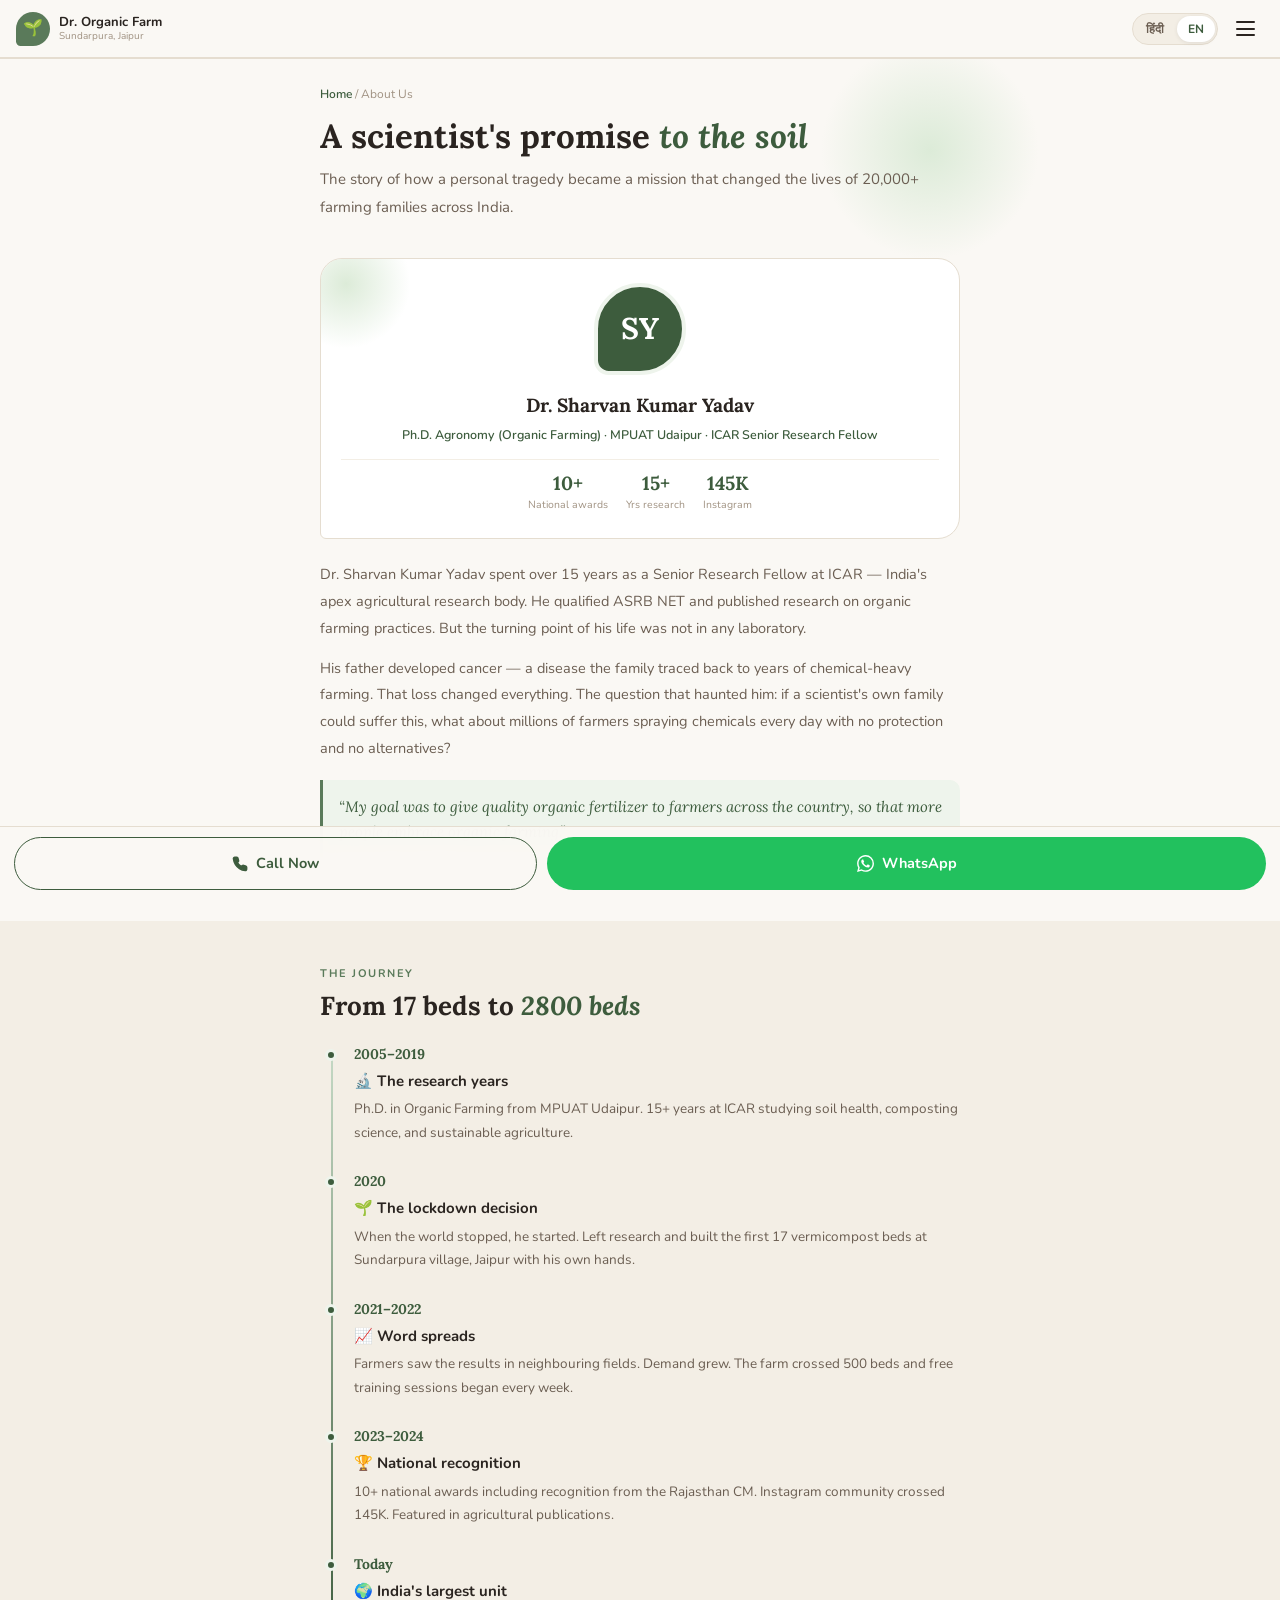
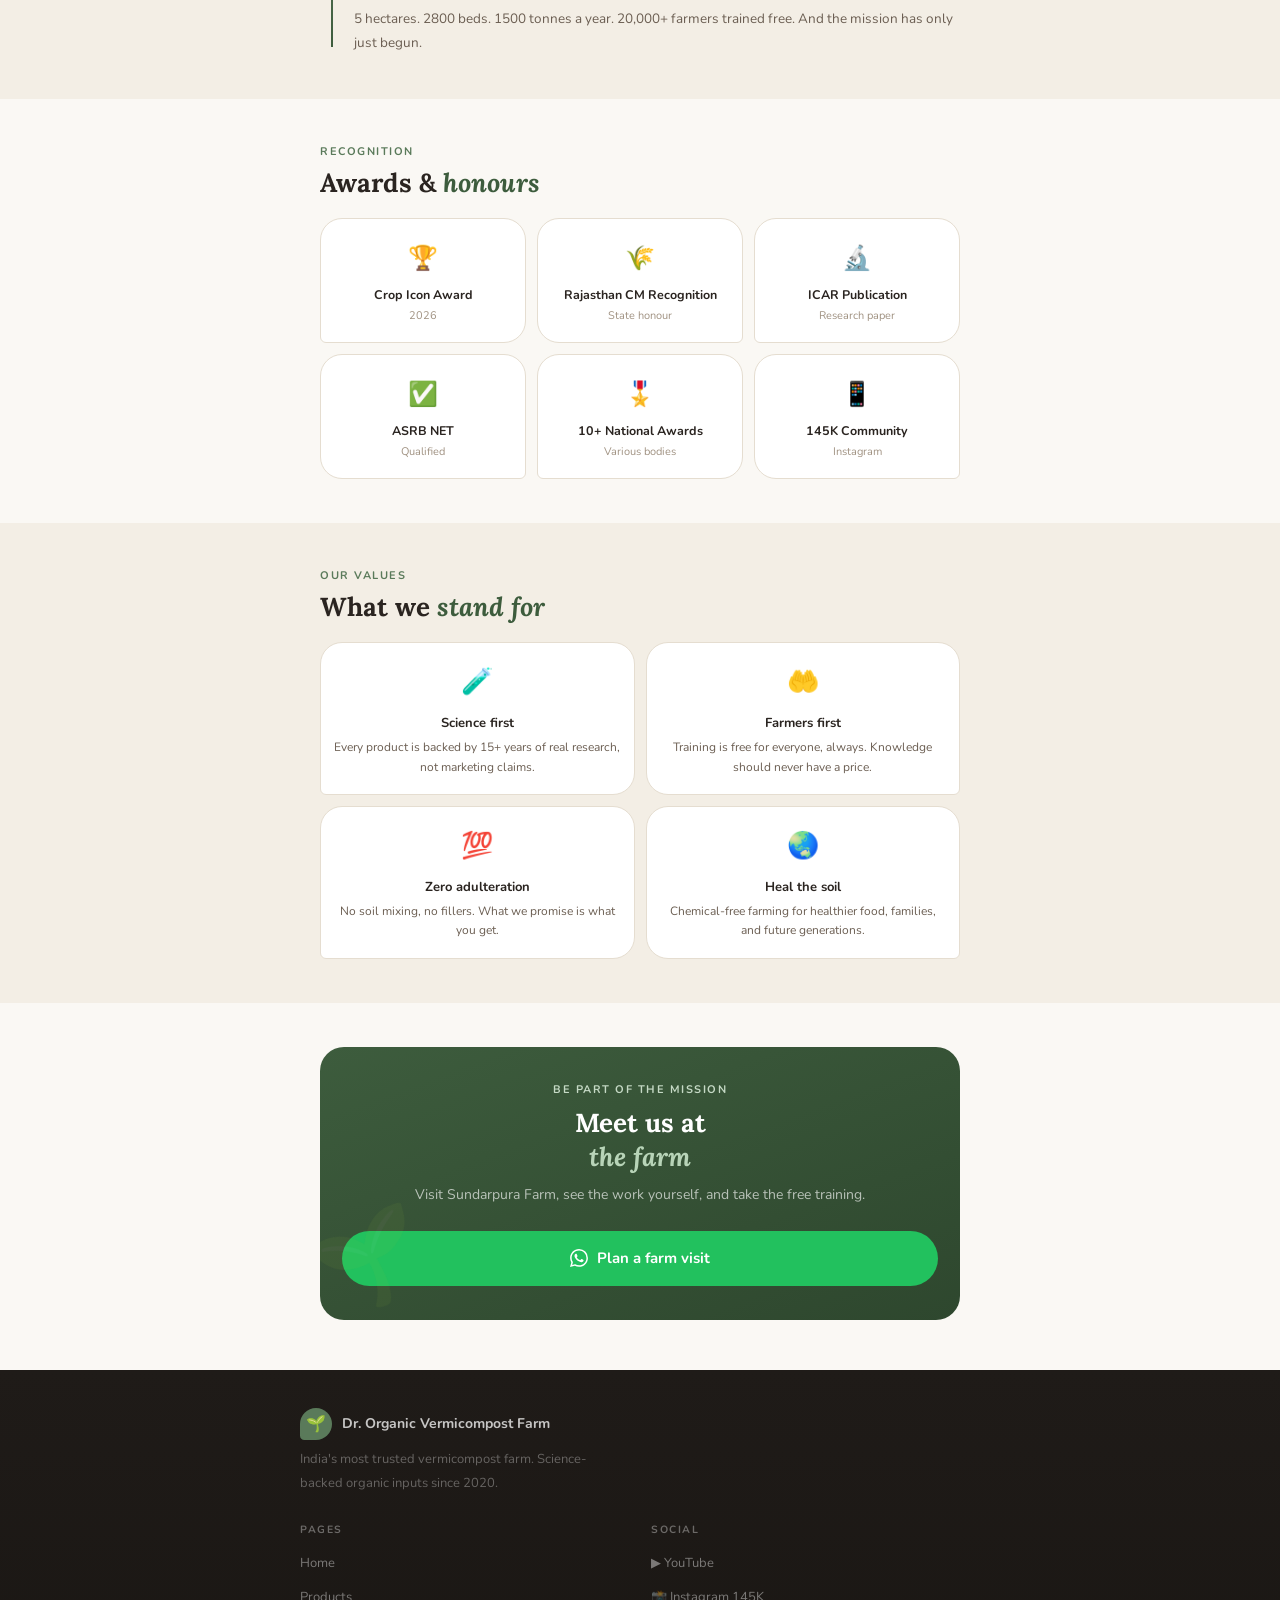
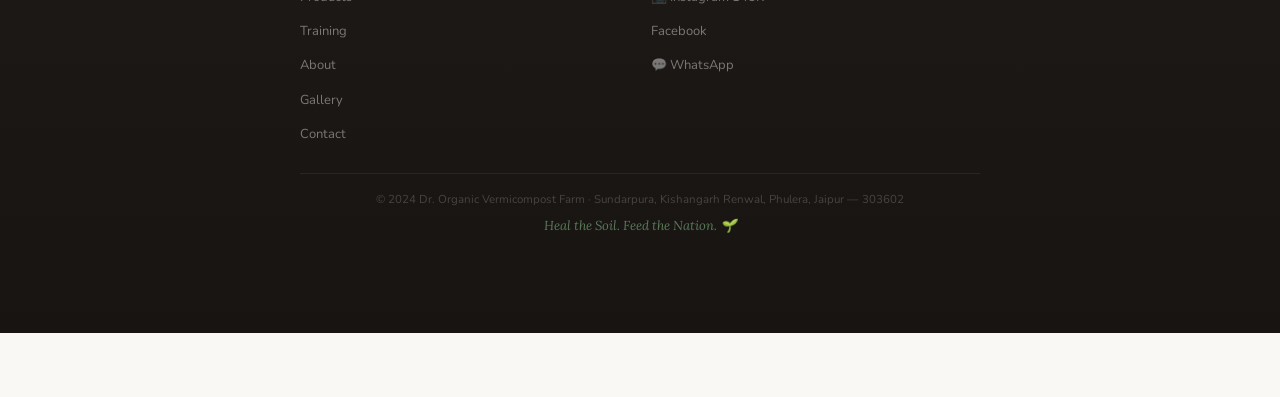
<file: about.html>
<!DOCTYPE html>
<html lang="hi">
<head>
<meta charset="UTF-8">
<meta name="viewport" content="width=device-width, initial-scale=1.0, viewport-fit=cover">
<title data-en="About Us | Dr. Organic Vermicompost Farm">हमारे बारे में | डॉ. ऑर्गेनिक वर्मीकम्पोस्ट फार्म</title>
<meta name="description" content="डॉ. शरवन कुमार यादव की कहानी — ICAR वैज्ञानिक से भारत के सबसे बड़े वर्मीकम्पोस्ट फार्म तक।">
<meta name="theme-color" content="#faf8f4">
<link rel="preconnect" href="https://fonts.googleapis.com">
<link rel="preconnect" href="https://fonts.gstatic.com" crossorigin>
<link href="https://fonts.googleapis.com/css2?family=Nunito:wght@400;600;700;800&family=Lora:ital,wght@0,600;1,500&family=Noto+Sans+Devanagari:wght@400;500;600;700&display=swap" rel="stylesheet">
<link rel="stylesheet" href="css/style.css">
</head>
<body>
<svg class="symbols" xmlns="http://www.w3.org/2000/svg"><symbol id="wa-ic" viewBox="0 0 24 24"><path d="M17.472 14.382c-.297-.149-1.758-.867-2.03-.967-.273-.099-.471-.148-.67.15-.197.297-.767.966-.94 1.164-.173.199-.347.223-.644.075-.297-.15-1.255-.463-2.39-1.475-.883-.788-1.48-1.761-1.653-2.059-.173-.297-.018-.458.13-.606.134-.133.298-.347.446-.52.149-.174.198-.298.298-.497.099-.198.05-.371-.025-.52-.075-.149-.669-1.612-.916-2.207-.242-.579-.487-.5-.669-.51-.173-.008-.371-.01-.57-.01-.198 0-.52.074-.792.372-.272.297-1.04 1.016-1.04 2.479 0 1.462 1.065 2.875 1.213 3.074.149.198 2.096 3.2 5.077 4.487.709.306 1.262.489 1.694.625.712.227 1.36.195 1.871.118.571-.085 1.758-.719 2.006-1.413.248-.694.248-1.289.173-1.413-.074-.124-.272-.198-.57-.347m-5.421 7.403h-.004a9.87 9.87 0 01-5.031-1.378l-.361-.214-3.741.982.998-3.648-.235-.374a9.86 9.86 0 01-1.51-5.26c.001-5.45 4.436-9.884 9.888-9.884 2.64 0 5.122 1.03 6.988 2.898a9.825 9.825 0 012.893 6.994c-.003 5.45-4.437 9.884-9.885 9.884m8.413-18.297A11.815 11.815 0 0012.05 0C5.495 0 .16 5.335.157 11.892c0 2.096.547 4.142 1.588 5.945L.057 24l6.305-1.654a11.882 11.882 0 005.683 1.448h.005c6.554 0 11.89-5.335 11.893-11.893a11.821 11.821 0 00-3.48-8.413z"/></symbol></svg>
<nav class="nav" id="nav">
  <a class="nav-brand" href="index.html">
    <div class="nav-icon">🌱</div>
    <div class="nav-name">
      <span data-en="Dr. Organic Farm">डॉ. ऑर्गेनिक फार्म</span>
      <small data-en="Sundarpura, Jaipur">सुंदरपुरा, जयपुर</small>
    </div>
  </a>
  <div class="nav-right">
    <div class="lang-switch" role="group" aria-label="भाषा / Language">
      <button class="lang-btn active" id="bHi" onclick="setLang('hi')">हिंदी</button>
      <button class="lang-btn" id="bEn" onclick="setLang('en')">EN</button>
    </div>
    <button class="menu-btn" id="menuBtn" onclick="toggleMenu()" aria-label="Menu">
      <span></span><span></span><span></span>
    </button>
  </div>
</nav>
<div class="scrim" id="scrim" onclick="toggleMenu()"></div>
<div class="drawer" id="drawer">
  <ul>
    <li><a href="index.html" id="lnk-home"><span class="dic">🏠</span><span data-en="Home">होम</span></a></li>
    <li><a href="products.html" id="lnk-products"><span class="dic">🌿</span><span data-en="Products">उत्पाद</span></a></li>
    <li><a href="training.html" id="lnk-training"><span class="dic">🎓</span><span data-en="Training">प्रशिक्षण</span></a></li>
    <li><a href="about.html" id="lnk-about"><span class="dic">👨‍🔬</span><span data-en="About Us">हमारे बारे में</span></a></li>
    <li><a href="gallery.html" id="lnk-gallery"><span class="dic">📸</span><span data-en="Gallery">गैलरी</span></a></li>
    <li><a href="contact.html" id="lnk-contact"><span class="dic">📞</span><span data-en="Contact">संपर्क</span></a></li>
  </ul>
</div>
<!-- ══ PAGE HERO ══ -->
<section class="phero">
  <div class="crumb rv"><a href="index.html" data-en="Home">होम</a> / <span data-en="About Us">हमारे बारे में</span></div>
  <h1 class="phero-h hd rv"><span data-en="A scientist's promise">एक वैज्ञानिक का वादा</span> <em data-en="to the soil">मिट्टी से</em></h1>
  <p class="phero-sub rv" data-en="The story of how a personal tragedy became a mission that changed the lives of 20,000+ farming families across India.">कैसे एक निजी त्रासदी एक मिशन बन गई — जिसने भारत के 20,000+ किसान परिवारों का जीवन बदल दिया।</p>
</section>

<!-- ══ FOUNDER CARD ══ -->
<section class="sec" style="padding-top:0">
  <div class="fcard rv">
    <div class="fph"><img src="images/founder.jpg" alt="डॉ. शरवन कुमार यादव" loading="lazy" onload="this.parentElement.classList.add('has')" onerror="this.parentElement.remove()"></div>
    <div class="favatar">SY</div>
    <div class="fname" data-en="Dr. Sharvan Kumar Yadav">डॉ. शरवन कुमार यादव</div>
    <div class="ftitle" data-en="Ph.D. Agronomy (Organic Farming) · MPUAT Udaipur · ICAR Senior Research Fellow">Ph.D. कृषि विज्ञान (जैविक खेती) · MPUAT उदयपुर · ICAR वरिष्ठ शोधकर्ता</div>
    <div class="fbadges">
      <div class="fb"><b>10+</b><span data-en="National awards">राष्ट्रीय पुरस्कार</span></div>
      <div class="fb"><b>15+</b><span data-en="Yrs research">वर्ष शोध</span></div>
      <div class="fb"><b>145K</b><span>Instagram</span></div>
    </div>
  </div>

  <p class="fpara rv" data-en="Dr. Sharvan Kumar Yadav spent over 15 years as a Senior Research Fellow at ICAR — India's apex agricultural research body. He qualified ASRB NET and published research on organic farming practices. But the turning point of his life was not in any laboratory.">डॉ. शरवन कुमार यादव ने 15 वर्षों से अधिक समय ICAR — भारत की सर्वोच्च कृषि अनुसंधान संस्था — में वरिष्ठ शोधकर्ता के रूप में बिताया। उन्होंने ASRB NET उत्तीर्ण किया और जैविक खेती पर शोध प्रकाशित किए। लेकिन उनके जीवन का निर्णायक मोड़ किसी प्रयोगशाला में नहीं आया।</p>
  <p class="fpara rv" data-en="His father developed cancer — a disease the family traced back to years of chemical-heavy farming. That loss changed everything. The question that haunted him: if a scientist's own family could suffer this, what about millions of farmers spraying chemicals every day with no protection and no alternatives?">उनके पिता को कैंसर हो गया — एक बीमारी जिसे परिवार ने वर्षों की रासायनिक खेती से जोड़ा। उस क्षति ने सब कुछ बदल दिया। एक सवाल उन्हें सताता रहा: अगर एक वैज्ञानिक का अपना परिवार यह झेल सकता है, तो उन लाखों किसानों का क्या जो रोज़ बिना सुरक्षा और बिना विकल्प के रसायनों का छिड़काव करते हैं?</p>

  <div class="fquote rv">
    <p data-en="&ldquo;My goal was to give quality organic fertilizer to farmers across the country, so that more people embrace organic farming.&rdquo;">&ldquo;मेरा लक्ष्य था कि देश के किसान भाइयों को अच्छी जैविक खाद मिले — ताकि और लोग जैविक खेती से जुड़ें।&rdquo;</p>
  </div>
</section>

<!-- ══ JOURNEY TIMELINE ══ -->
<div class="band">
  <div class="band-in">
    <div class="eyebrow rv" data-en="The journey">सफर</div>
    <h2 class="sec-h hd rv"><span data-en="From 17 beds to">17 बेड से</span> <em data-en="2800 beds">2800 बेड तक</em></h2>
    <div style="height:16px"></div>
    <div class="jline">
      <div class="jitem rv">
        <div class="jyear">2005–2019</div>
        <div class="jt" data-en="🔬 The research years">🔬 शोध के वर्ष</div>
        <p class="jd" data-en="Ph.D. in Organic Farming from MPUAT Udaipur. 15+ years at ICAR studying soil health, composting science, and sustainable agriculture.">MPUAT उदयपुर से जैविक खेती में Ph.D.। ICAR में 15+ वर्ष — मिट्टी के स्वास्थ्य, कम्पोस्टिंग विज्ञान और टिकाऊ कृषि पर अध्ययन।</p>
      </div>
      <div class="jitem rv">
        <div class="jyear">2020</div>
        <div class="jt" data-en="🌱 The lockdown decision">🌱 लॉकडाउन का निर्णय</div>
        <p class="jd" data-en="When the world stopped, he started. Left research and built the first 17 vermicompost beds at Sundarpura village, Jaipur with his own hands.">जब दुनिया रुकी, उन्होंने शुरुआत की। शोध छोड़कर सुंदरपुरा गाँव, जयपुर में अपने हाथों से पहले 17 वर्मीकम्पोस्ट बेड बनाए।</p>
      </div>
      <div class="jitem rv">
        <div class="jyear">2021–2022</div>
        <div class="jt" data-en="📈 Word spreads">📈 बात फैली</div>
        <p class="jd" data-en="Farmers saw the results in neighbouring fields. Demand grew. The farm crossed 500 beds and free training sessions began every week.">आस-पास के खेतों में किसानों ने नतीजे देखे। माँग बढ़ी। फार्म 500 बेड के पार गया और हर सप्ताह निःशुल्क प्रशिक्षण सत्र शुरू हुए।</p>
      </div>
      <div class="jitem rv">
        <div class="jyear">2023–2024</div>
        <div class="jt" data-en="🏆 National recognition">🏆 राष्ट्रीय पहचान</div>
        <p class="jd" data-en="10+ national awards including recognition from the Rajasthan CM. Instagram community crossed 145K. Featured in agricultural publications.">राजस्थान CM से सम्मान सहित 10+ राष्ट्रीय पुरस्कार। Instagram समुदाय 145K के पार। कृषि प्रकाशनों में चर्चा।</p>
      </div>
      <div class="jitem rv">
        <div class="jyear" data-en="Today">आज</div>
        <div class="jt" data-en="🌍 India's largest unit">🌍 भारत की सबसे बड़ी इकाई</div>
        <p class="jd" data-en="5 hectares. 2800 beds. 1500 tonnes a year. 20,000+ farmers trained free. And the mission has only just begun.">5 हेक्टेयर। 2800 बेड। सालाना 1500 टन। 20,000+ किसान निःशुल्क प्रशिक्षित। और मिशन अभी शुरू ही हुआ है।</p>
      </div>
    </div>
  </div>
</div>

<!-- ══ AWARDS ══ -->
<section class="sec">
  <div class="eyebrow rv" data-en="Recognition">सम्मान</div>
  <h2 class="sec-h hd rv"><span data-en="Awards &amp;">पुरस्कार और</span> <em data-en="honours">उपलब्धियाँ</em></h2>
  <div style="height:14px"></div>
  <div class="awards">
    <div class="award rv"><span class="aic">🏆</span><b data-en="Crop Icon Award">फसल आइकन पुरस्कार</b><span>2026</span></div>
    <div class="award rv"><span class="aic">🌾</span><b data-en="Rajasthan CM Recognition">राजस्थान CM सम्मान</b><span data-en="State honour">राज्य सम्मान</span></div>
    <div class="award rv"><span class="aic">🔬</span><b data-en="ICAR Publication">ICAR प्रकाशन</b><span data-en="Research paper">शोध पत्र</span></div>
    <div class="award rv"><span class="aic">✅</span><b>ASRB NET</b><span data-en="Qualified">उत्तीर्ण</span></div>
    <div class="award rv"><span class="aic">🎖️</span><b data-en="10+ National Awards">10+ राष्ट्रीय पुरस्कार</b><span data-en="Various bodies">विभिन्न संस्थाएँ</span></div>
    <div class="award rv"><span class="aic">📱</span><b data-en="145K Community">145K समुदाय</b><span>Instagram</span></div>
  </div>
</section>

<!-- ══ MISSION ══ -->
<div class="band">
  <div class="band-in">
    <div class="eyebrow rv" data-en="Our values">हमारे मूल्य</div>
    <h2 class="sec-h hd rv"><span data-en="What we">हम किस पर</span> <em data-en="stand for">खड़े हैं</em></h2>
    <div style="height:14px"></div>
    <div class="why">
      <div class="why-i rv"><span class="wic">🧪</span><b data-en="Science first">विज्ञान पहले</b><p data-en="Every product is backed by 15+ years of real research, not marketing claims.">हर उत्पाद 15+ वर्षों की वास्तविक शोध पर आधारित — मार्केटिंग दावों पर नहीं।</p></div>
      <div class="why-i rv"><span class="wic">🤲</span><b data-en="Farmers first">किसान पहले</b><p data-en="Training is free for everyone, always. Knowledge should never have a price.">प्रशिक्षण सबके लिए हमेशा निःशुल्क। ज्ञान की कोई कीमत नहीं होनी चाहिए।</p></div>
      <div class="why-i rv"><span class="wic">💯</span><b data-en="Zero adulteration">शून्य मिलावट</b><p data-en="No soil mixing, no fillers. What we promise is what you get.">कोई मिट्टी मिश्रण नहीं, कोई मिलावट नहीं। जो वादा, वही उत्पाद।</p></div>
      <div class="why-i rv"><span class="wic">🌏</span><b data-en="Heal the soil">मिट्टी को स्वस्थ करें</b><p data-en="Chemical-free farming for healthier food, families, and future generations.">रसायन-मुक्त खेती — स्वस्थ भोजन, परिवार और आने वाली पीढ़ियों के लिए।</p></div>
    </div>
  </div>
</div>

<!-- ══ CTA ══ -->
<section style="padding:44px 0 50px">
  <div class="cta rv">
    <div class="eyebrow" data-en="Be part of the mission">मिशन का हिस्सा बनें</div>
    <h2 class="cta-h"><span data-en="Meet us at">मिलिए हमसे</span><br><em data-en="the farm">फार्म पर</em></h2>
    <p class="cta-sub" data-en="Visit Sundarpura Farm, see the work yourself, and take the free training.">सुंदरपुरा फार्म आइए, काम खुद देखिए, और निःशुल्क प्रशिक्षण लीजिए।</p>
    <a class="b-wa" href="https://wa.me/916377544290?text=नमस्ते डॉ. शरवन जी, मैं फार्म विज़िट करना चाहता हूँ।" target="_blank" rel="noopener">
      <svg class="ic-svg" style="width:18px;height:18px;fill:#fff" viewBox="0 0 24 24"><use href="#wa-ic"/></svg>
      <span data-en="Plan a farm visit">फार्म विज़िट की योजना बनाएं</span>
    </a>
  </div>
</section>
<footer class="footer">
  <div class="f-in">
    <div class="f-logo">
      <div class="f-icon">🌱</div>
      <span class="f-name" data-en="Dr. Organic Vermicompost Farm">डॉ. ऑर्गेनिक वर्मीकम्पोस्ट फार्म</span>
    </div>
    <p class="f-desc" data-en="India's most trusted vermicompost farm. Science-backed organic inputs since 2020.">भारत का सबसे विश्वसनीय वर्मीकम्पोस्ट फार्म। 2020 से विज्ञान-आधारित जैविक उत्पाद।</p>
    <div class="f-cols">
      <div class="f-col">
        <h4 data-en="Pages">पेज</h4>
        <ul>
          <li><a href="index.html" data-en="Home">होम</a></li>
          <li><a href="products.html" data-en="Products">उत्पाद</a></li>
          <li><a href="training.html" data-en="Training">प्रशिक्षण</a></li>
          <li><a href="about.html" data-en="About">हमारे बारे में</a></li>
          <li><a href="gallery.html" data-en="Gallery">गैलरी</a></li>
          <li><a href="contact.html" data-en="Contact">संपर्क</a></li>
        </ul>
      </div>
      <div class="f-col">
        <h4 data-en="Social">सोशल मीडिया</h4>
        <ul>
          <li><a href="https://www.youtube.com/@dr.organicfarming1467" target="_blank" rel="noopener">▶ YouTube</a></li>
          <li><a href="https://www.instagram.com/dr_sharvan_yadav/" target="_blank" rel="noopener">📸 Instagram 145K</a></li>
          <li><a href="https://www.facebook.com/p/Dr-Organic-Vermicompst-Farm-100064180596347/" target="_blank" rel="noopener">Facebook</a></li>
          <li><a href="https://wa.me/916377544290" target="_blank" rel="noopener">💬 WhatsApp</a></li>
        </ul>
      </div>
    </div>
    <div class="f-bot">
      <p class="f-copy" data-en="© 2024 Dr. Organic Vermicompost Farm · Sundarpura, Kishangarh Renwal, Phulera, Jaipur — 303602">© 2024 डॉ. ऑर्गेनिक वर्मीकम्पोस्ट फार्म · सुंदरपुरा, किशनगढ़ रेनवाल, फुलेरा, जयपुर — 303602</p>
      <p class="f-tag">Heal the Soil. Feed the Nation. 🌱</p>
    </div>
  </div>
</footer>
<div class="bbar">
  <a class="bb-call" href="tel:+916377544290">
    <svg class="ic-svg" style="width:16px;height:16px" viewBox="0 0 24 24" fill="none" stroke="currentColor" stroke-width="2.2" stroke-linecap="round" stroke-linejoin="round"><path d="M22 16.92v3a2 2 0 0 1-2.18 2 19.79 19.79 0 0 1-8.63-3.07 19.5 19.5 0 0 1-6-6 19.79 19.79 0 0 1-3.07-8.67A2 2 0 0 1 4.11 2h3a2 2 0 0 1 2 1.72 12.84 12.84 0 0 0 .7 2.81 2 2 0 0 1-.45 2.11L8.09 9.91a16 16 0 0 0 6 6l1.27-1.27a2 2 0 0 1 2.11-.45 12.84 12.84 0 0 0 2.81.7A2 2 0 0 1 22 16.92z"/></svg>
    <span data-en="Call Now">कॉल करें</span>
  </a>
  <a class="bb-wa" href="https://wa.me/916377544290?text=नमस्ते डॉ. शरवन जी 🙏" target="_blank" rel="noopener">
    <svg class="ic-svg" style="width:17px;height:17px;fill:#fff" viewBox="0 0 24 24"><use href="#wa-ic"/></svg>
    <span data-en="WhatsApp">व्हाट्सऐप</span>
  </a>
</div>
<script src="js/main.js"></script>
<script>document.getElementById("lnk-about").classList.add("now");</script></body></html>
</file>
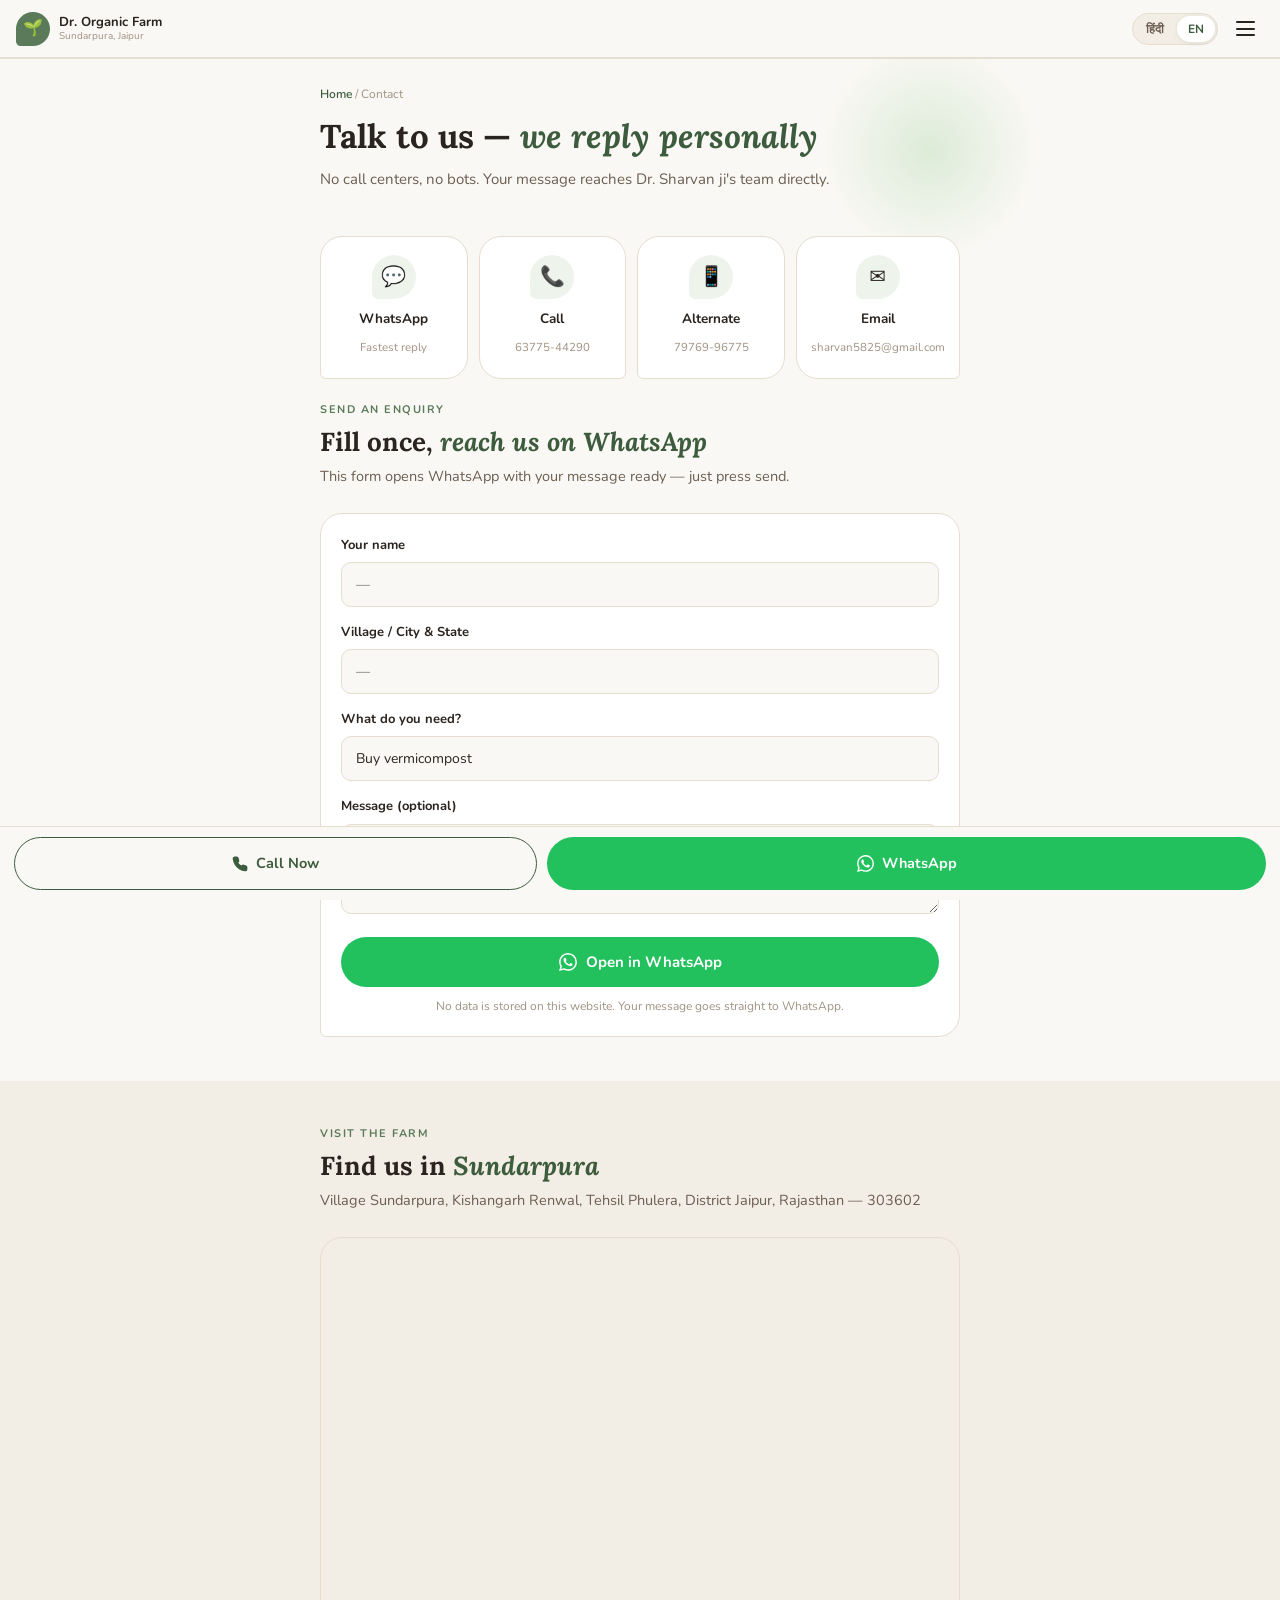
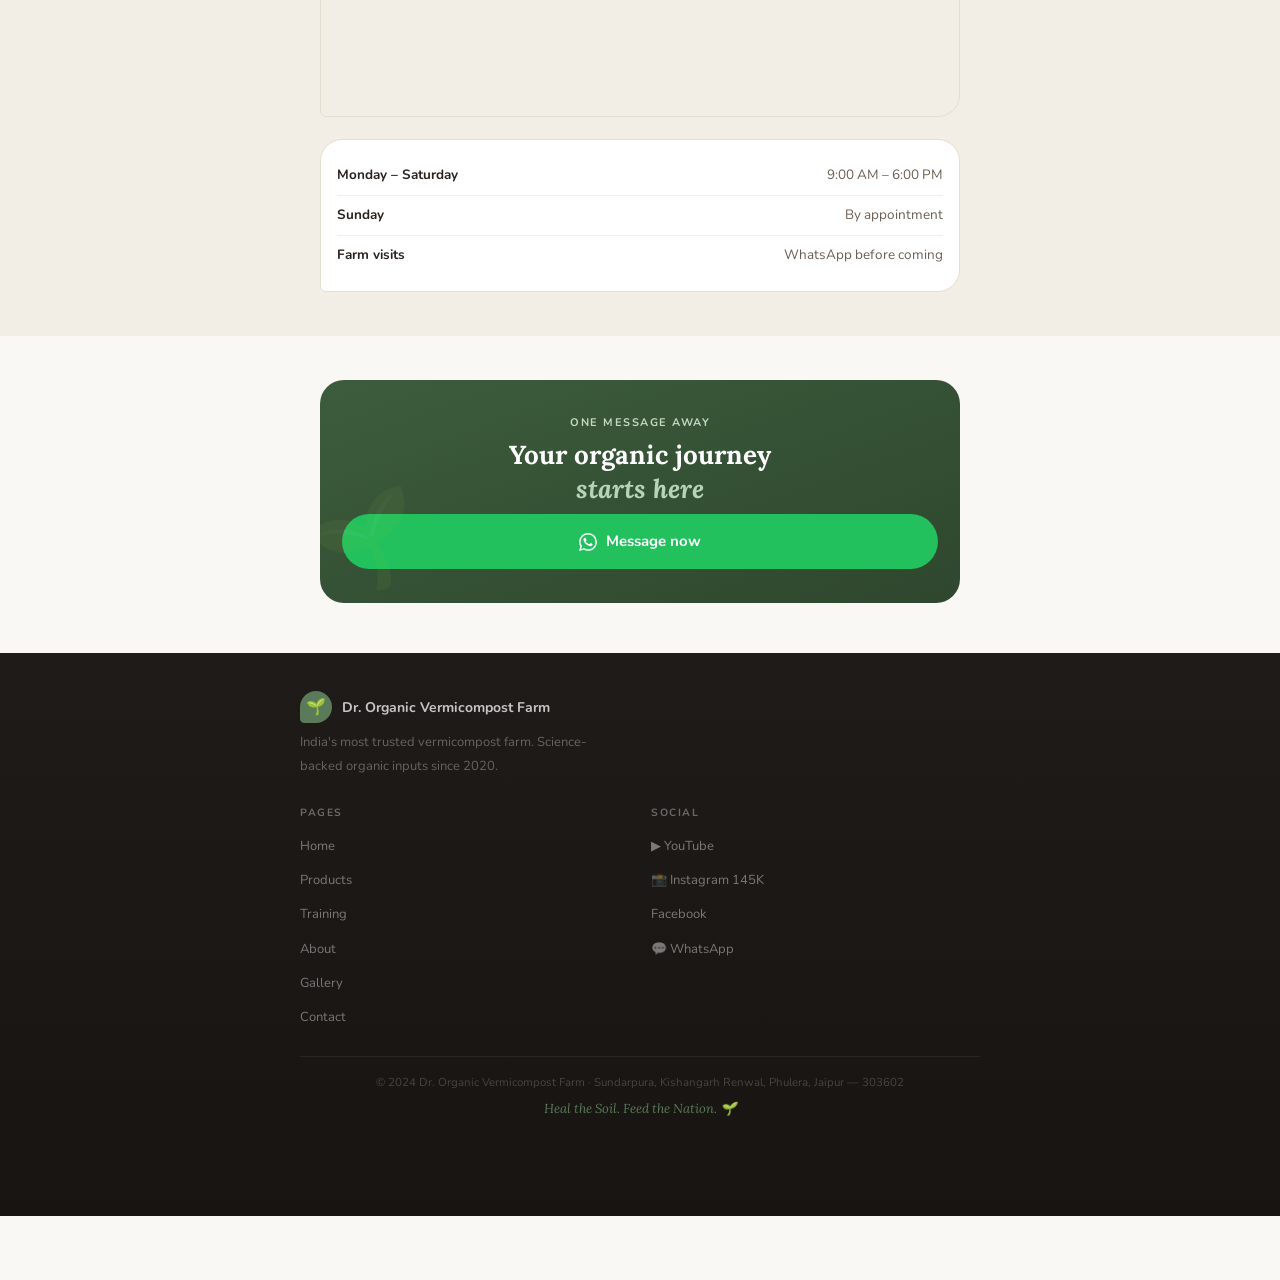
<file: contact.html>
<!DOCTYPE html>
<html lang="hi">
<head>
<meta charset="UTF-8">
<meta name="viewport" content="width=device-width, initial-scale=1.0, viewport-fit=cover">
<title data-en="Contact | Dr. Organic Vermicompost Farm">संपर्क | डॉ. ऑर्गेनिक वर्मीकम्पोस्ट फार्म</title>
<meta name="description" content="डॉ. ऑर्गेनिक फार्म से संपर्क करें — व्हाट्सऐप, फोन, ईमेल। पता: सुंदरपुरा, फुलेरा, जयपुर।">
<meta name="theme-color" content="#faf8f4">
<link rel="preconnect" href="https://fonts.googleapis.com">
<link rel="preconnect" href="https://fonts.gstatic.com" crossorigin>
<link href="https://fonts.googleapis.com/css2?family=Nunito:wght@400;600;700;800&family=Lora:ital,wght@0,600;1,500&family=Noto+Sans+Devanagari:wght@400;500;600;700&display=swap" rel="stylesheet">
<link rel="stylesheet" href="css/style.css">
</head>
<body>
<svg class="symbols" xmlns="http://www.w3.org/2000/svg"><symbol id="wa-ic" viewBox="0 0 24 24"><path d="M17.472 14.382c-.297-.149-1.758-.867-2.03-.967-.273-.099-.471-.148-.67.15-.197.297-.767.966-.94 1.164-.173.199-.347.223-.644.075-.297-.15-1.255-.463-2.39-1.475-.883-.788-1.48-1.761-1.653-2.059-.173-.297-.018-.458.13-.606.134-.133.298-.347.446-.52.149-.174.198-.298.298-.497.099-.198.05-.371-.025-.52-.075-.149-.669-1.612-.916-2.207-.242-.579-.487-.5-.669-.51-.173-.008-.371-.01-.57-.01-.198 0-.52.074-.792.372-.272.297-1.04 1.016-1.04 2.479 0 1.462 1.065 2.875 1.213 3.074.149.198 2.096 3.2 5.077 4.487.709.306 1.262.489 1.694.625.712.227 1.36.195 1.871.118.571-.085 1.758-.719 2.006-1.413.248-.694.248-1.289.173-1.413-.074-.124-.272-.198-.57-.347m-5.421 7.403h-.004a9.87 9.87 0 01-5.031-1.378l-.361-.214-3.741.982.998-3.648-.235-.374a9.86 9.86 0 01-1.51-5.26c.001-5.45 4.436-9.884 9.888-9.884 2.64 0 5.122 1.03 6.988 2.898a9.825 9.825 0 012.893 6.994c-.003 5.45-4.437 9.884-9.885 9.884m8.413-18.297A11.815 11.815 0 0012.05 0C5.495 0 .16 5.335.157 11.892c0 2.096.547 4.142 1.588 5.945L.057 24l6.305-1.654a11.882 11.882 0 005.683 1.448h.005c6.554 0 11.89-5.335 11.893-11.893a11.821 11.821 0 00-3.48-8.413z"/></symbol></svg>
<nav class="nav" id="nav">
  <a class="nav-brand" href="index.html">
    <div class="nav-icon">🌱</div>
    <div class="nav-name">
      <span data-en="Dr. Organic Farm">डॉ. ऑर्गेनिक फार्म</span>
      <small data-en="Sundarpura, Jaipur">सुंदरपुरा, जयपुर</small>
    </div>
  </a>
  <div class="nav-right">
    <div class="lang-switch" role="group" aria-label="भाषा / Language">
      <button class="lang-btn active" id="bHi" onclick="setLang('hi')">हिंदी</button>
      <button class="lang-btn" id="bEn" onclick="setLang('en')">EN</button>
    </div>
    <button class="menu-btn" id="menuBtn" onclick="toggleMenu()" aria-label="Menu">
      <span></span><span></span><span></span>
    </button>
  </div>
</nav>
<div class="scrim" id="scrim" onclick="toggleMenu()"></div>
<div class="drawer" id="drawer">
  <ul>
    <li><a href="index.html" id="lnk-home"><span class="dic">🏠</span><span data-en="Home">होम</span></a></li>
    <li><a href="products.html" id="lnk-products"><span class="dic">🌿</span><span data-en="Products">उत्पाद</span></a></li>
    <li><a href="training.html" id="lnk-training"><span class="dic">🎓</span><span data-en="Training">प्रशिक्षण</span></a></li>
    <li><a href="about.html" id="lnk-about"><span class="dic">👨‍🔬</span><span data-en="About Us">हमारे बारे में</span></a></li>
    <li><a href="gallery.html" id="lnk-gallery"><span class="dic">📸</span><span data-en="Gallery">गैलरी</span></a></li>
    <li><a href="contact.html" id="lnk-contact"><span class="dic">📞</span><span data-en="Contact">संपर्क</span></a></li>
  </ul>
</div>
<!-- ══ PAGE HERO ══ -->
<section class="phero">
  <div class="crumb rv"><a href="index.html" data-en="Home">होम</a> / <span data-en="Contact">संपर्क</span></div>
  <h1 class="phero-h hd rv"><span data-en="Talk to us —">हमसे बात करें —</span> <em data-en="we reply personally">हम खुद जवाब देते हैं</em></h1>
  <p class="phero-sub rv" data-en="No call centers, no bots. Your message reaches Dr. Sharvan ji's team directly.">कोई कॉल सेंटर नहीं, कोई बॉट नहीं। आपका संदेश सीधे डॉ. शरवन जी की टीम तक पहुँचता है।</p>
</section>

<!-- ══ QUICK CARDS ══ -->
<section class="sec" style="padding-top:6px">
  <div class="ccards">
    <a class="ccard rv" href="https://wa.me/916377544290?text=नमस्ते डॉ. शरवन जी 🙏" target="_blank" rel="noopener">
      <div class="cic">💬</div><b data-en="WhatsApp">व्हाट्सऐप</b><span data-en="Fastest reply">सबसे तेज़ जवाब</span>
    </a>
    <a class="ccard rv" href="tel:+916377544290">
      <div class="cic">📞</div><b data-en="Call">कॉल करें</b><span>63775-44290</span>
    </a>
    <a class="ccard rv" href="tel:+917976996775">
      <div class="cic">📱</div><b data-en="Alternate">वैकल्पिक</b><span>79769-96775</span>
    </a>
    <a class="ccard rv" href="mailto:sharvan5825@gmail.com">
      <div class="cic">✉️</div><b>Email</b><span>sharvan5825@gmail.com</span>
    </a>
  </div>

  <!-- WhatsApp Form -->
  <div class="eyebrow rv" data-en="Send an enquiry">पूछताछ भेजें</div>
  <h2 class="sec-h hd rv"><span data-en="Fill once,">एक बार भरें,</span> <em data-en="reach us on WhatsApp">व्हाट्सऐप पर पहुँचें</em></h2>
  <p class="sec-sub rv" data-en="This form opens WhatsApp with your message ready — just press send.">यह फॉर्म आपका संदेश तैयार करके व्हाट्सऐप खोलता है — बस भेजें दबाएं।</p>

  <form class="wform rv" onsubmit="return sendWa(event)">
    <label class="wf-label" for="wfName" data-en="Your name">आपका नाम</label>
    <input class="wf-input" id="wfName" type="text" required placeholder="—">
    <label class="wf-label" for="wfPlace" data-en="Village / City &amp; State">गाँव / शहर और राज्य</label>
    <input class="wf-input" id="wfPlace" type="text" required placeholder="—">
    <label class="wf-label" for="wfTopic" data-en="What do you need?">आपको क्या चाहिए?</label>
    <select class="wf-select" id="wfTopic">
      <option data-en="Buy vermicompost">वर्मीकम्पोस्ट खरीदनी है</option>
      <option data-en="Buy live earthworms">जीवित केंचुए खरीदने हैं</option>
      <option data-en="Free training registration">निःशुल्क प्रशिक्षण पंजीकरण</option>
      <option data-en="Start my own unit">अपनी इकाई शुरू करनी है</option>
      <option data-en="Other enquiry">अन्य पूछताछ</option>
    </select>
    <label class="wf-label" for="wfMsg" data-en="Message (optional)">संदेश (वैकल्पिक)</label>
    <textarea class="wf-textarea" id="wfMsg" placeholder="—"></textarea>
    <button class="b-wa" type="submit" style="width:100%">
      <svg class="ic-svg" style="width:18px;height:18px;fill:#fff" viewBox="0 0 24 24"><use href="#wa-ic"/></svg>
      <span data-en="Open in WhatsApp">व्हाट्सऐप में खोलें</span>
    </button>
    <p class="wf-note" data-en="No data is stored on this website. Your message goes straight to WhatsApp.">इस वेबसाइट पर कोई डेटा संग्रहित नहीं होता। आपका संदेश सीधे व्हाट्सऐप पर जाता है।</p>
  </form>
</section>

<!-- ══ MAP & ADDRESS ══ -->
<div class="band">
  <div class="band-in">
    <div class="eyebrow rv" data-en="Visit the farm">फार्म पर आएं</div>
    <h2 class="sec-h hd rv"><span data-en="Find us in">हमें खोजें</span> <em data-en="Sundarpura">सुंदरपुरा में</em></h2>
    <p class="sec-sub rv" data-en="Village Sundarpura, Kishangarh Renwal, Tehsil Phulera, District Jaipur, Rajasthan — 303602">गाँव सुंदरपुरा, किशनगढ़ रेनवाल, तहसील फुलेरा, जिला जयपुर, राजस्थान — 303602</p>
    <div class="map-wrap rv">
      <iframe src="https://www.google.com/maps?q=Sundarpura+Kishangarh+Renwal+Phulera+Jaipur+Rajasthan&output=embed" loading="lazy" referrerpolicy="no-referrer-when-downgrade" title="Farm location map"></iframe>
    </div>
    <div style="height:14px"></div>
    <div class="hours rv">
      <div class="hours-row"><b data-en="Monday – Saturday">सोमवार – शनिवार</b><span data-en="9:00 AM – 6:00 PM">सुबह 9 – शाम 6</span></div>
      <div class="hours-row"><b data-en="Sunday">रविवार</b><span data-en="By appointment">पूर्व सूचना पर</span></div>
      <div class="hours-row"><b data-en="Farm visits">फार्म विज़िट</b><span data-en="WhatsApp before coming">आने से पहले व्हाट्सऐप करें</span></div>
    </div>
  </div>
</div>

<!-- ══ CTA ══ -->
<section style="padding:44px 0 50px">
  <div class="cta rv">
    <div class="eyebrow" data-en="One message away">बस एक संदेश दूर</div>
    <h2 class="cta-h"><span data-en="Your organic journey">आपका जैविक सफर</span><br><em data-en="starts here">यहीं से शुरू होता है</em></h2>
    <a class="b-wa" style="margin-top:8px" href="https://wa.me/916377544290?text=नमस्ते डॉ. शरवन जी 🙏" target="_blank" rel="noopener">
      <svg class="ic-svg" style="width:18px;height:18px;fill:#fff" viewBox="0 0 24 24"><use href="#wa-ic"/></svg>
      <span data-en="Message now">अभी संदेश भेजें</span>
    </a>
  </div>
</section>
<footer class="footer">
  <div class="f-in">
    <div class="f-logo">
      <div class="f-icon">🌱</div>
      <span class="f-name" data-en="Dr. Organic Vermicompost Farm">डॉ. ऑर्गेनिक वर्मीकम्पोस्ट फार्म</span>
    </div>
    <p class="f-desc" data-en="India's most trusted vermicompost farm. Science-backed organic inputs since 2020.">भारत का सबसे विश्वसनीय वर्मीकम्पोस्ट फार्म। 2020 से विज्ञान-आधारित जैविक उत्पाद।</p>
    <div class="f-cols">
      <div class="f-col">
        <h4 data-en="Pages">पेज</h4>
        <ul>
          <li><a href="index.html" data-en="Home">होम</a></li>
          <li><a href="products.html" data-en="Products">उत्पाद</a></li>
          <li><a href="training.html" data-en="Training">प्रशिक्षण</a></li>
          <li><a href="about.html" data-en="About">हमारे बारे में</a></li>
          <li><a href="gallery.html" data-en="Gallery">गैलरी</a></li>
          <li><a href="contact.html" data-en="Contact">संपर्क</a></li>
        </ul>
      </div>
      <div class="f-col">
        <h4 data-en="Social">सोशल मीडिया</h4>
        <ul>
          <li><a href="https://www.youtube.com/@dr.organicfarming1467" target="_blank" rel="noopener">▶ YouTube</a></li>
          <li><a href="https://www.instagram.com/dr_sharvan_yadav/" target="_blank" rel="noopener">📸 Instagram 145K</a></li>
          <li><a href="https://www.facebook.com/p/Dr-Organic-Vermicompst-Farm-100064180596347/" target="_blank" rel="noopener">Facebook</a></li>
          <li><a href="https://wa.me/916377544290" target="_blank" rel="noopener">💬 WhatsApp</a></li>
        </ul>
      </div>
    </div>
    <div class="f-bot">
      <p class="f-copy" data-en="© 2024 Dr. Organic Vermicompost Farm · Sundarpura, Kishangarh Renwal, Phulera, Jaipur — 303602">© 2024 डॉ. ऑर्गेनिक वर्मीकम्पोस्ट फार्म · सुंदरपुरा, किशनगढ़ रेनवाल, फुलेरा, जयपुर — 303602</p>
      <p class="f-tag">Heal the Soil. Feed the Nation. 🌱</p>
    </div>
  </div>
</footer>
<div class="bbar">
  <a class="bb-call" href="tel:+916377544290">
    <svg class="ic-svg" style="width:16px;height:16px" viewBox="0 0 24 24" fill="none" stroke="currentColor" stroke-width="2.2" stroke-linecap="round" stroke-linejoin="round"><path d="M22 16.92v3a2 2 0 0 1-2.18 2 19.79 19.79 0 0 1-8.63-3.07 19.5 19.5 0 0 1-6-6 19.79 19.79 0 0 1-3.07-8.67A2 2 0 0 1 4.11 2h3a2 2 0 0 1 2 1.72 12.84 12.84 0 0 0 .7 2.81 2 2 0 0 1-.45 2.11L8.09 9.91a16 16 0 0 0 6 6l1.27-1.27a2 2 0 0 1 2.11-.45 12.84 12.84 0 0 0 2.81.7A2 2 0 0 1 22 16.92z"/></svg>
    <span data-en="Call Now">कॉल करें</span>
  </a>
  <a class="bb-wa" href="https://wa.me/916377544290?text=नमस्ते डॉ. शरवन जी 🙏" target="_blank" rel="noopener">
    <svg class="ic-svg" style="width:17px;height:17px;fill:#fff" viewBox="0 0 24 24"><use href="#wa-ic"/></svg>
    <span data-en="WhatsApp">व्हाट्सऐप</span>
  </a>
</div>
<script src="js/main.js"></script>
<script>document.getElementById("lnk-contact").classList.add("now");</script></body></html>
</file>
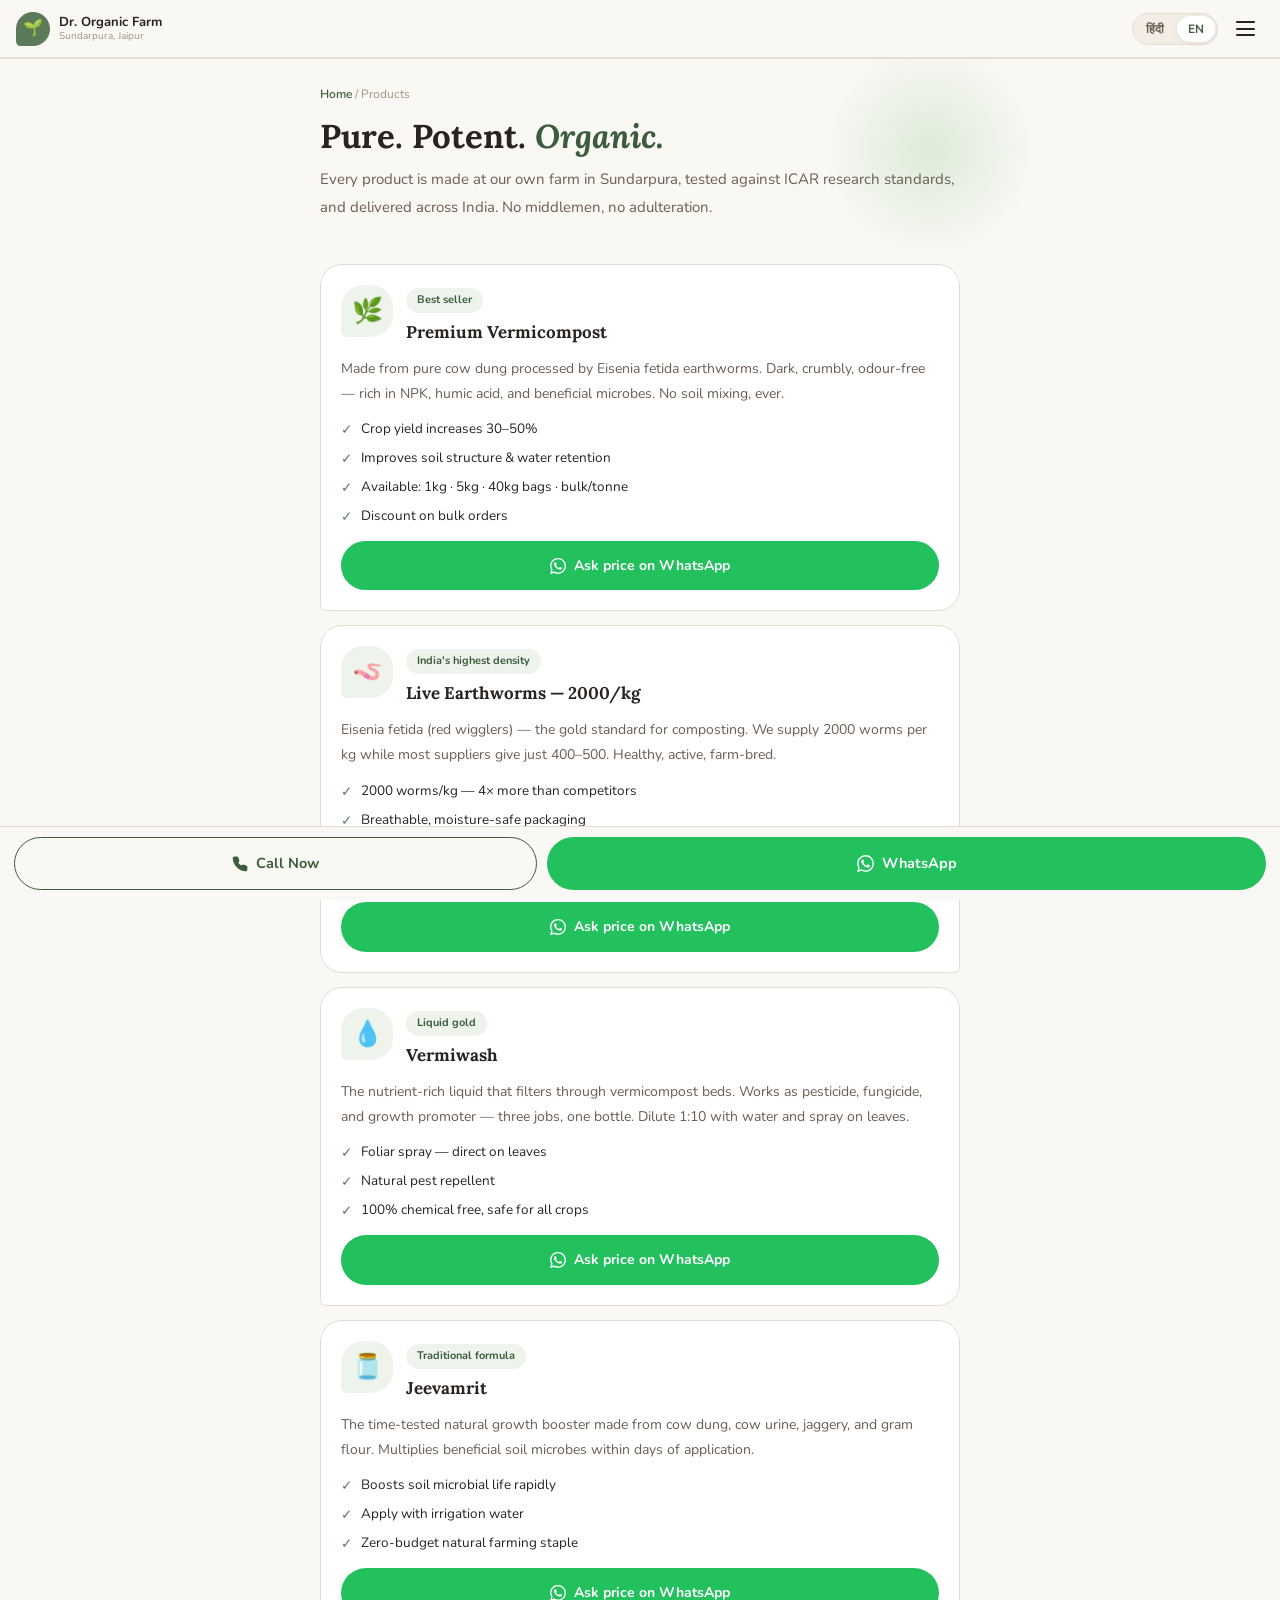
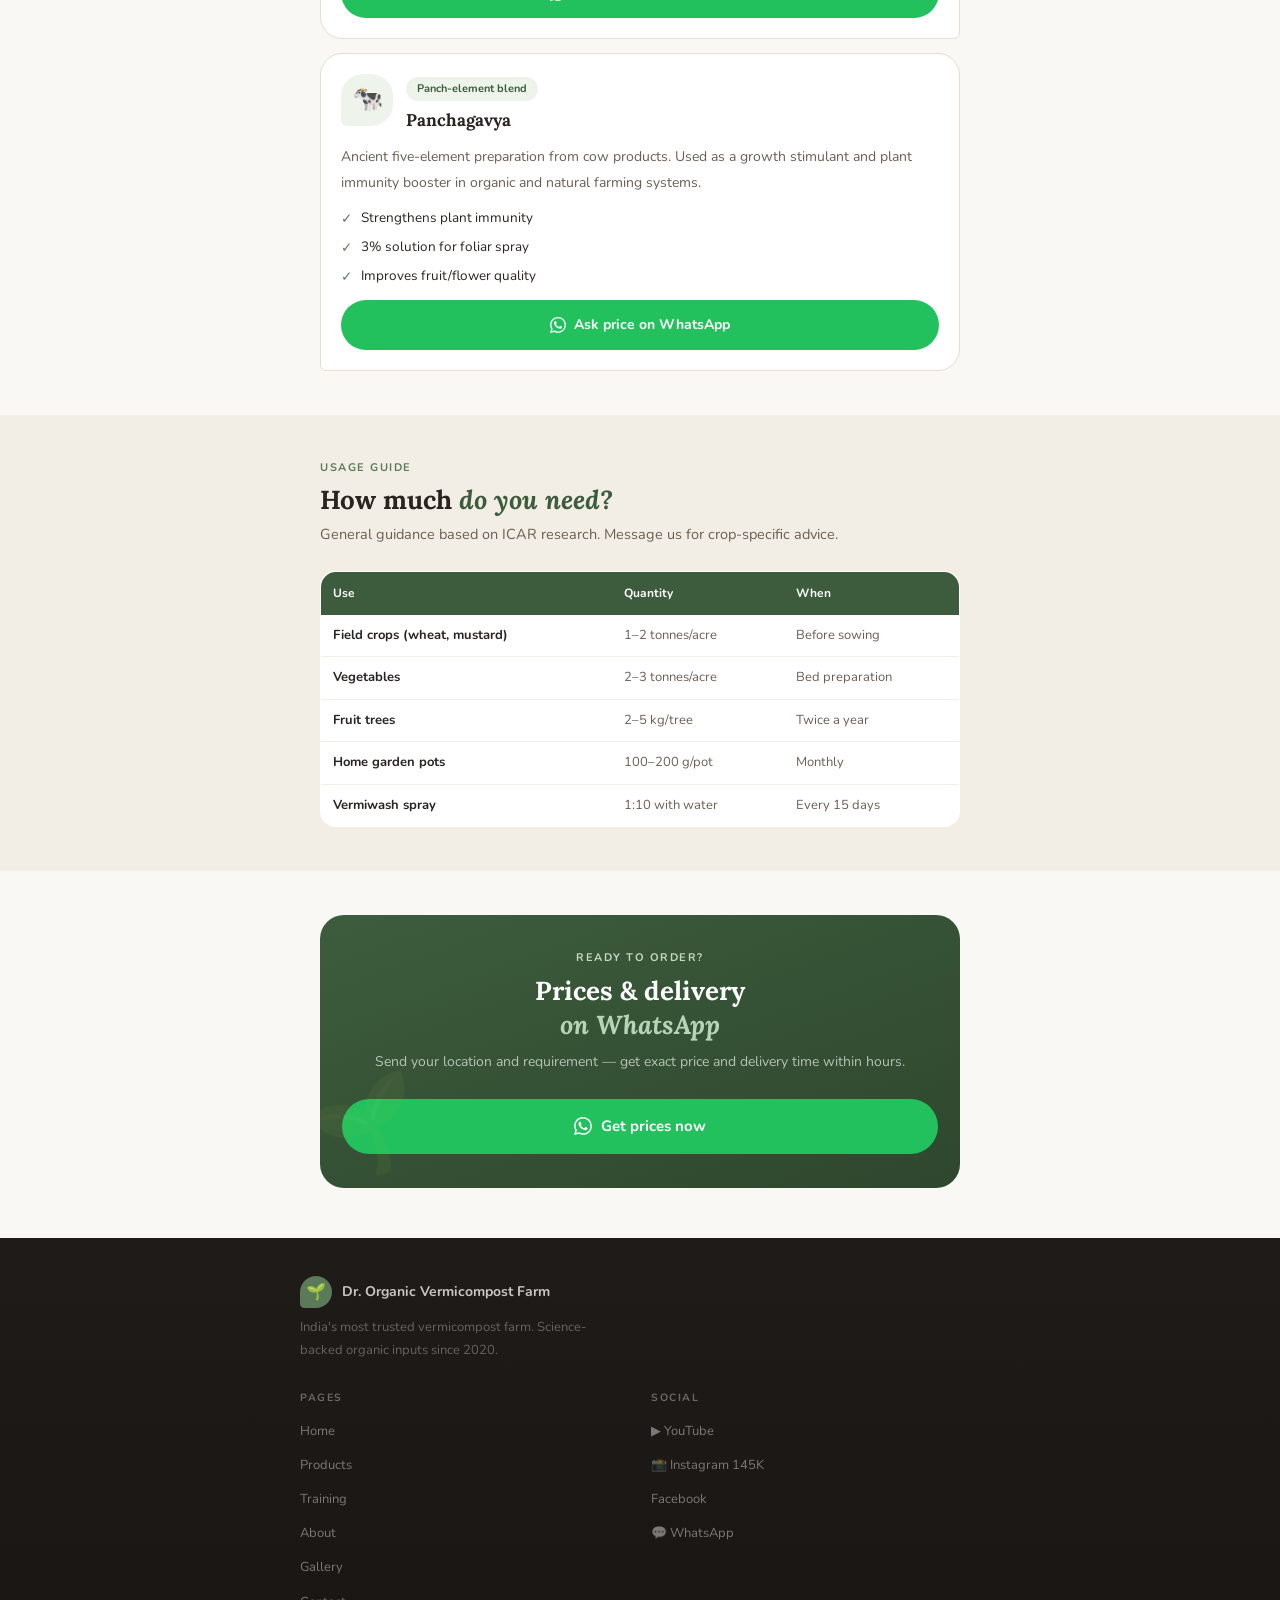
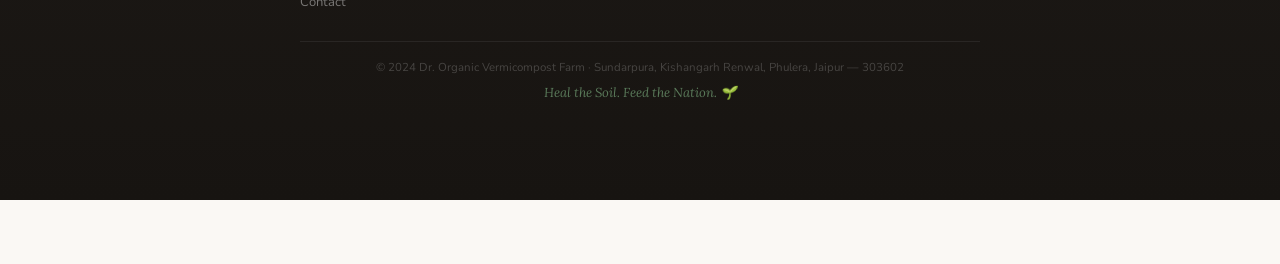
<file: products.html>
<!DOCTYPE html>
<html lang="hi">
<head>
<meta charset="UTF-8">
<meta name="viewport" content="width=device-width, initial-scale=1.0, viewport-fit=cover">
<title data-en="Products | Dr. Organic Vermicompost Farm">उत्पाद | डॉ. ऑर्गेनिक वर्मीकम्पोस्ट फार्म</title>
<meta name="description" content="प्रीमियम वर्मीकम्पोस्ट, जीवित केंचुए (2000/किलो), वर्मीवाश, जीवामृत, पंचगव्य — सीधे फार्म से, पूरे भारत में डिलीवरी।">
<meta name="theme-color" content="#faf8f4">
<link rel="preconnect" href="https://fonts.googleapis.com">
<link rel="preconnect" href="https://fonts.gstatic.com" crossorigin>
<link href="https://fonts.googleapis.com/css2?family=Nunito:wght@400;600;700;800&family=Lora:ital,wght@0,600;1,500&family=Noto+Sans+Devanagari:wght@400;500;600;700&display=swap" rel="stylesheet">
<link rel="stylesheet" href="css/style.css">
</head>
<body>
<svg class="symbols" xmlns="http://www.w3.org/2000/svg"><symbol id="wa-ic" viewBox="0 0 24 24"><path d="M17.472 14.382c-.297-.149-1.758-.867-2.03-.967-.273-.099-.471-.148-.67.15-.197.297-.767.966-.94 1.164-.173.199-.347.223-.644.075-.297-.15-1.255-.463-2.39-1.475-.883-.788-1.48-1.761-1.653-2.059-.173-.297-.018-.458.13-.606.134-.133.298-.347.446-.52.149-.174.198-.298.298-.497.099-.198.05-.371-.025-.52-.075-.149-.669-1.612-.916-2.207-.242-.579-.487-.5-.669-.51-.173-.008-.371-.01-.57-.01-.198 0-.52.074-.792.372-.272.297-1.04 1.016-1.04 2.479 0 1.462 1.065 2.875 1.213 3.074.149.198 2.096 3.2 5.077 4.487.709.306 1.262.489 1.694.625.712.227 1.36.195 1.871.118.571-.085 1.758-.719 2.006-1.413.248-.694.248-1.289.173-1.413-.074-.124-.272-.198-.57-.347m-5.421 7.403h-.004a9.87 9.87 0 01-5.031-1.378l-.361-.214-3.741.982.998-3.648-.235-.374a9.86 9.86 0 01-1.51-5.26c.001-5.45 4.436-9.884 9.888-9.884 2.64 0 5.122 1.03 6.988 2.898a9.825 9.825 0 012.893 6.994c-.003 5.45-4.437 9.884-9.885 9.884m8.413-18.297A11.815 11.815 0 0012.05 0C5.495 0 .16 5.335.157 11.892c0 2.096.547 4.142 1.588 5.945L.057 24l6.305-1.654a11.882 11.882 0 005.683 1.448h.005c6.554 0 11.89-5.335 11.893-11.893a11.821 11.821 0 00-3.48-8.413z"/></symbol></svg>
<nav class="nav" id="nav">
  <a class="nav-brand" href="index.html">
    <div class="nav-icon">🌱</div>
    <div class="nav-name">
      <span data-en="Dr. Organic Farm">डॉ. ऑर्गेनिक फार्म</span>
      <small data-en="Sundarpura, Jaipur">सुंदरपुरा, जयपुर</small>
    </div>
  </a>
  <div class="nav-right">
    <div class="lang-switch" role="group" aria-label="भाषा / Language">
      <button class="lang-btn active" id="bHi" onclick="setLang('hi')">हिंदी</button>
      <button class="lang-btn" id="bEn" onclick="setLang('en')">EN</button>
    </div>
    <button class="menu-btn" id="menuBtn" onclick="toggleMenu()" aria-label="Menu">
      <span></span><span></span><span></span>
    </button>
  </div>
</nav>
<div class="scrim" id="scrim" onclick="toggleMenu()"></div>
<div class="drawer" id="drawer">
  <ul>
    <li><a href="index.html" id="lnk-home"><span class="dic">🏠</span><span data-en="Home">होम</span></a></li>
    <li><a href="products.html" id="lnk-products"><span class="dic">🌿</span><span data-en="Products">उत्पाद</span></a></li>
    <li><a href="training.html" id="lnk-training"><span class="dic">🎓</span><span data-en="Training">प्रशिक्षण</span></a></li>
    <li><a href="about.html" id="lnk-about"><span class="dic">👨‍🔬</span><span data-en="About Us">हमारे बारे में</span></a></li>
    <li><a href="gallery.html" id="lnk-gallery"><span class="dic">📸</span><span data-en="Gallery">गैलरी</span></a></li>
    <li><a href="contact.html" id="lnk-contact"><span class="dic">📞</span><span data-en="Contact">संपर्क</span></a></li>
  </ul>
</div>
<!-- ══ PAGE HERO ══ -->
<section class="phero">
  <div class="crumb rv"><a href="index.html" data-en="Home">होम</a> / <span data-en="Products">उत्पाद</span></div>
  <h1 class="phero-h hd rv"><span data-en="Pure. Potent.">शुद्ध। असरदार।</span> <em data-en="Organic.">जैविक।</em></h1>
  <p class="phero-sub rv" data-en="Every product is made at our own farm in Sundarpura, tested against ICAR research standards, and delivered across India. No middlemen, no adulteration.">हर उत्पाद हमारे अपने सुंदरपुरा फार्म पर बनता है, ICAR शोध मानकों पर परखा जाता है, और पूरे भारत में पहुँचाया जाता है। कोई बिचौलिया नहीं, कोई मिलावट नहीं।</p>
</section>

<!-- ══ PRODUCTS ══ -->
<section class="sec" style="padding-top:6px">
  <div style="display:flex;flex-direction:column;gap:14px">

    <div class="pcard rv">
      <div class="ptop">
        <div class="pic">🌿</div>
        <div>
          <div class="tag" data-en="Best seller">सबसे अधिक बिकने वाला</div>
          <div class="pname" data-en="Premium Vermicompost">प्रीमियम वर्मीकम्पोस्ट</div>
        </div>
      </div>
      <p class="pdesc" data-en="Made from pure cow dung processed by Eisenia fetida earthworms. Dark, crumbly, odour-free — rich in NPK, humic acid, and beneficial microbes. No soil mixing, ever.">शुद्ध गाय के गोबर से, Eisenia fetida केंचुओं द्वारा तैयार। गहरा, भुरभुरा, गंधरहित — NPK, ह्यूमिक एसिड और लाभकारी सूक्ष्मजीवों से भरपूर। कभी कोई मिट्टी मिश्रण नहीं।</p>
      <ul class="plist">
        <li data-en="Crop yield increases 30–50%">फसल उत्पादन 30–50% तक बढ़ता है</li>
        <li data-en="Improves soil structure &amp; water retention">मिट्टी की संरचना और जल धारण क्षमता सुधारता है</li>
        <li data-en="Available: 1kg · 5kg · 40kg bags · bulk/tonne">उपलब्ध: 1 किलो · 5 किलो · 40 किलो बैग · थोक/टन</li>
        <li data-en="Discount on bulk orders">थोक ऑर्डर पर छूट</li>
      </ul>
      <a class="pbtn" href="https://wa.me/916377544290?text=नमस्ते डॉ. शरवन जी, वर्मीकम्पोस्ट खरीदनी है। कृपया कीमत बताएं।" target="_blank" rel="noopener">
        <svg class="ic-svg" style="width:16px;height:16px;fill:#fff" viewBox="0 0 24 24"><use href="#wa-ic"/></svg>
        <span data-en="Ask price on WhatsApp">व्हाट्सऐप पर कीमत पूछें</span>
      </a>
    </div>

    <div class="pcard rv">
      <div class="ptop">
        <div class="pic">🪱</div>
        <div>
          <div class="tag" data-en="India's highest density">भारत में सर्वाधिक घनत्व</div>
          <div class="pname" data-en="Live Earthworms — 2000/kg">जीवित केंचुए — 2000/किलो</div>
        </div>
      </div>
      <p class="pdesc" data-en="Eisenia fetida (red wigglers) — the gold standard for composting. We supply 2000 worms per kg while most suppliers give just 400–500. Healthy, active, farm-bred.">Eisenia fetida (रेड विगलर) — कम्पोस्टिंग का स्वर्ण मानक। हम 2000 केंचुए प्रति किलो देते हैं जबकि अधिकांश आपूर्तिकर्ता केवल 400–500 देते हैं। स्वस्थ, सक्रिय, फार्म में पले-बढ़े।</p>
      <ul class="plist">
        <li data-en="2000 worms/kg — 4× more than competitors">2000 केंचुए/किलो — अन्यों से 4 गुना अधिक</li>
        <li data-en="Breathable, moisture-safe packaging">सांस लेने योग्य, नमी-सुरक्षित पैकेजिंग</li>
        <li data-en="Free guidance to start your unit">अपनी इकाई शुरू करने के लिए निःशुल्क मार्गदर्शन</li>
        <li data-en="Post-sale support on WhatsApp">व्हाट्सऐप पर बिक्री-बाद सहायता</li>
      </ul>
      <a class="pbtn" href="https://wa.me/916377544290?text=नमस्ते डॉ. शरवन जी, जीवित केंचुए खरीदने हैं। कृपया कीमत बताएं।" target="_blank" rel="noopener">
        <svg class="ic-svg" style="width:16px;height:16px;fill:#fff" viewBox="0 0 24 24"><use href="#wa-ic"/></svg>
        <span data-en="Ask price on WhatsApp">व्हाट्सऐप पर कीमत पूछें</span>
      </a>
    </div>

    <div class="pcard rv">
      <div class="ptop">
        <div class="pic">💧</div>
        <div>
          <div class="tag" data-en="Liquid gold">तरल सोना</div>
          <div class="pname" data-en="Vermiwash">वर्मीवाश</div>
        </div>
      </div>
      <p class="pdesc" data-en="The nutrient-rich liquid that filters through vermicompost beds. Works as pesticide, fungicide, and growth promoter — three jobs, one bottle. Dilute 1:10 with water and spray on leaves.">वर्मीकम्पोस्ट बेड से छनकर निकलने वाला पोषक तत्वों से भरपूर तरल। कीटनाशक, फफूंदनाशक और वृद्धि वर्धक — तीन काम, एक बोतल। पानी में 1:10 मिलाकर पत्तियों पर छिड़कें।</p>
      <ul class="plist">
        <li data-en="Foliar spray — direct on leaves">पर्ण छिड़काव — सीधे पत्तियों पर</li>
        <li data-en="Natural pest repellent">प्राकृतिक कीट विकर्षक</li>
        <li data-en="100% chemical free, safe for all crops">100% रासायनिक मुक्त, हर फसल के लिए सुरक्षित</li>
      </ul>
      <a class="pbtn" href="https://wa.me/916377544290?text=नमस्ते डॉ. शरवन जी, वर्मीवाश खरीदनी है।" target="_blank" rel="noopener">
        <svg class="ic-svg" style="width:16px;height:16px;fill:#fff" viewBox="0 0 24 24"><use href="#wa-ic"/></svg>
        <span data-en="Ask price on WhatsApp">व्हाट्सऐप पर कीमत पूछें</span>
      </a>
    </div>

    <div class="pcard rv">
      <div class="ptop">
        <div class="pic">🫙</div>
        <div>
          <div class="tag" data-en="Traditional formula">पारंपरिक नुस्खा</div>
          <div class="pname" data-en="Jeevamrit">जीवामृत</div>
        </div>
      </div>
      <p class="pdesc" data-en="The time-tested natural growth booster made from cow dung, cow urine, jaggery, and gram flour. Multiplies beneficial soil microbes within days of application.">गोबर, गोमूत्र, गुड़ और बेसन से बना समय-परीक्षित प्राकृतिक वृद्धि बूस्टर। उपयोग के कुछ ही दिनों में मिट्टी के लाभकारी सूक्ष्मजीव कई गुना बढ़ जाते हैं।</p>
      <ul class="plist">
        <li data-en="Boosts soil microbial life rapidly">मिट्टी का सूक्ष्मजीवी जीवन तेज़ी से बढ़ाता है</li>
        <li data-en="Apply with irrigation water">सिंचाई के पानी के साथ डालें</li>
        <li data-en="Zero-budget natural farming staple">शून्य-बजट प्राकृतिक खेती का आधार</li>
      </ul>
      <a class="pbtn" href="https://wa.me/916377544290?text=नमस्ते डॉ. शरवन जी, जीवामृत खरीदना है।" target="_blank" rel="noopener">
        <svg class="ic-svg" style="width:16px;height:16px;fill:#fff" viewBox="0 0 24 24"><use href="#wa-ic"/></svg>
        <span data-en="Ask price on WhatsApp">व्हाट्सऐप पर कीमत पूछें</span>
      </a>
    </div>

    <div class="pcard rv">
      <div class="ptop">
        <div class="pic">🐄</div>
        <div>
          <div class="tag" data-en="Panch-element blend">पंच-तत्व मिश्रण</div>
          <div class="pname" data-en="Panchagavya">पंचगव्य</div>
        </div>
      </div>
      <p class="pdesc" data-en="Ancient five-element preparation from cow products. Used as a growth stimulant and plant immunity booster in organic and natural farming systems.">गाय के पाँच उत्पादों से बना प्राचीन मिश्रण। जैविक और प्राकृतिक खेती में वृद्धि उत्तेजक और पौधों की रोग-प्रतिरोधक क्षमता बढ़ाने के लिए उपयोग होता है।</p>
      <ul class="plist">
        <li data-en="Strengthens plant immunity">पौधों की रोग-प्रतिरोधक क्षमता बढ़ाता है</li>
        <li data-en="3% solution for foliar spray">पर्ण छिड़काव के लिए 3% घोल</li>
        <li data-en="Improves fruit/flower quality">फल/फूल की गुणवत्ता सुधारता है</li>
      </ul>
      <a class="pbtn" href="https://wa.me/916377544290?text=नमस्ते डॉ. शरवन जी, पंचगव्य खरीदना है।" target="_blank" rel="noopener">
        <svg class="ic-svg" style="width:16px;height:16px;fill:#fff" viewBox="0 0 24 24"><use href="#wa-ic"/></svg>
        <span data-en="Ask price on WhatsApp">व्हाट्सऐप पर कीमत पूछें</span>
      </a>
    </div>
  </div>
</section>

<!-- ══ USAGE GUIDE ══ -->
<div class="band">
  <div class="band-in">
    <div class="eyebrow rv" data-en="Usage guide">उपयोग मार्गदर्शिका</div>
    <h2 class="sec-h hd rv"><span data-en="How much">कितनी मात्रा</span> <em data-en="do you need?">चाहिए?</em></h2>
    <p class="sec-sub rv" data-en="General guidance based on ICAR research. Message us for crop-specific advice.">ICAR शोध पर आधारित सामान्य मार्गदर्शन। फसल-विशेष सलाह के लिए हमें मैसेज करें।</p>
    <div style="overflow-x:auto" class="rv">
      <table class="utable">
        <tr><th data-en="Use">उपयोग</th><th data-en="Quantity">मात्रा</th><th data-en="When">कब</th></tr>
        <tr><td data-en="Field crops (wheat, mustard)">खेत की फसलें (गेहूँ, सरसों)</td><td data-en="1–2 tonnes/acre">1–2 टन/एकड़</td><td data-en="Before sowing">बुवाई से पहले</td></tr>
        <tr><td data-en="Vegetables">सब्जियाँ</td><td data-en="2–3 tonnes/acre">2–3 टन/एकड़</td><td data-en="Bed preparation">क्यारी तैयारी पर</td></tr>
        <tr><td data-en="Fruit trees">फलदार पेड़</td><td data-en="2–5 kg/tree">2–5 किलो/पेड़</td><td data-en="Twice a year">वर्ष में दो बार</td></tr>
        <tr><td data-en="Home garden pots">घर के गमले</td><td data-en="100–200 g/pot">100–200 ग्राम/गमला</td><td data-en="Monthly">हर महीने</td></tr>
        <tr><td data-en="Vermiwash spray">वर्मीवाश छिड़काव</td><td data-en="1:10 with water">पानी में 1:10</td><td data-en="Every 15 days">हर 15 दिन</td></tr>
      </table>
    </div>
  </div>
</div>

<!-- ══ CTA ══ -->
<section style="padding:44px 0 50px">
  <div class="cta rv">
    <div class="eyebrow" data-en="Ready to order?">ऑर्डर के लिए तैयार?</div>
    <h2 class="cta-h"><span data-en="Prices &amp; delivery">कीमत और डिलीवरी</span><br><em data-en="on WhatsApp">व्हाट्सऐप पर</em></h2>
    <p class="cta-sub" data-en="Send your location and requirement — get exact price and delivery time within hours.">अपना स्थान और आवश्यकता भेजें — कुछ ही घंटों में सटीक कीमत और डिलीवरी समय पाएं।</p>
    <a class="b-wa" href="https://wa.me/916377544290?text=नमस्ते डॉ. शरवन जी, मुझे उत्पाद की कीमत जाननी है।" target="_blank" rel="noopener">
      <svg class="ic-svg" style="width:18px;height:18px;fill:#fff" viewBox="0 0 24 24"><use href="#wa-ic"/></svg>
      <span data-en="Get prices now">अभी कीमत जानें</span>
    </a>
  </div>
</section>
<footer class="footer">
  <div class="f-in">
    <div class="f-logo">
      <div class="f-icon">🌱</div>
      <span class="f-name" data-en="Dr. Organic Vermicompost Farm">डॉ. ऑर्गेनिक वर्मीकम्पोस्ट फार्म</span>
    </div>
    <p class="f-desc" data-en="India's most trusted vermicompost farm. Science-backed organic inputs since 2020.">भारत का सबसे विश्वसनीय वर्मीकम्पोस्ट फार्म। 2020 से विज्ञान-आधारित जैविक उत्पाद।</p>
    <div class="f-cols">
      <div class="f-col">
        <h4 data-en="Pages">पेज</h4>
        <ul>
          <li><a href="index.html" data-en="Home">होम</a></li>
          <li><a href="products.html" data-en="Products">उत्पाद</a></li>
          <li><a href="training.html" data-en="Training">प्रशिक्षण</a></li>
          <li><a href="about.html" data-en="About">हमारे बारे में</a></li>
          <li><a href="gallery.html" data-en="Gallery">गैलरी</a></li>
          <li><a href="contact.html" data-en="Contact">संपर्क</a></li>
        </ul>
      </div>
      <div class="f-col">
        <h4 data-en="Social">सोशल मीडिया</h4>
        <ul>
          <li><a href="https://www.youtube.com/@dr.organicfarming1467" target="_blank" rel="noopener">▶ YouTube</a></li>
          <li><a href="https://www.instagram.com/dr_sharvan_yadav/" target="_blank" rel="noopener">📸 Instagram 145K</a></li>
          <li><a href="https://www.facebook.com/p/Dr-Organic-Vermicompst-Farm-100064180596347/" target="_blank" rel="noopener">Facebook</a></li>
          <li><a href="https://wa.me/916377544290" target="_blank" rel="noopener">💬 WhatsApp</a></li>
        </ul>
      </div>
    </div>
    <div class="f-bot">
      <p class="f-copy" data-en="© 2024 Dr. Organic Vermicompost Farm · Sundarpura, Kishangarh Renwal, Phulera, Jaipur — 303602">© 2024 डॉ. ऑर्गेनिक वर्मीकम्पोस्ट फार्म · सुंदरपुरा, किशनगढ़ रेनवाल, फुलेरा, जयपुर — 303602</p>
      <p class="f-tag">Heal the Soil. Feed the Nation. 🌱</p>
    </div>
  </div>
</footer>
<div class="bbar">
  <a class="bb-call" href="tel:+916377544290">
    <svg class="ic-svg" style="width:16px;height:16px" viewBox="0 0 24 24" fill="none" stroke="currentColor" stroke-width="2.2" stroke-linecap="round" stroke-linejoin="round"><path d="M22 16.92v3a2 2 0 0 1-2.18 2 19.79 19.79 0 0 1-8.63-3.07 19.5 19.5 0 0 1-6-6 19.79 19.79 0 0 1-3.07-8.67A2 2 0 0 1 4.11 2h3a2 2 0 0 1 2 1.72 12.84 12.84 0 0 0 .7 2.81 2 2 0 0 1-.45 2.11L8.09 9.91a16 16 0 0 0 6 6l1.27-1.27a2 2 0 0 1 2.11-.45 12.84 12.84 0 0 0 2.81.7A2 2 0 0 1 22 16.92z"/></svg>
    <span data-en="Call Now">कॉल करें</span>
  </a>
  <a class="bb-wa" href="https://wa.me/916377544290?text=नमस्ते डॉ. शरवन जी 🙏" target="_blank" rel="noopener">
    <svg class="ic-svg" style="width:17px;height:17px;fill:#fff" viewBox="0 0 24 24"><use href="#wa-ic"/></svg>
    <span data-en="WhatsApp">व्हाट्सऐप</span>
  </a>
</div>
<script src="js/main.js"></script>
<script>document.getElementById("lnk-products").classList.add("now");</script></body></html>
</file>
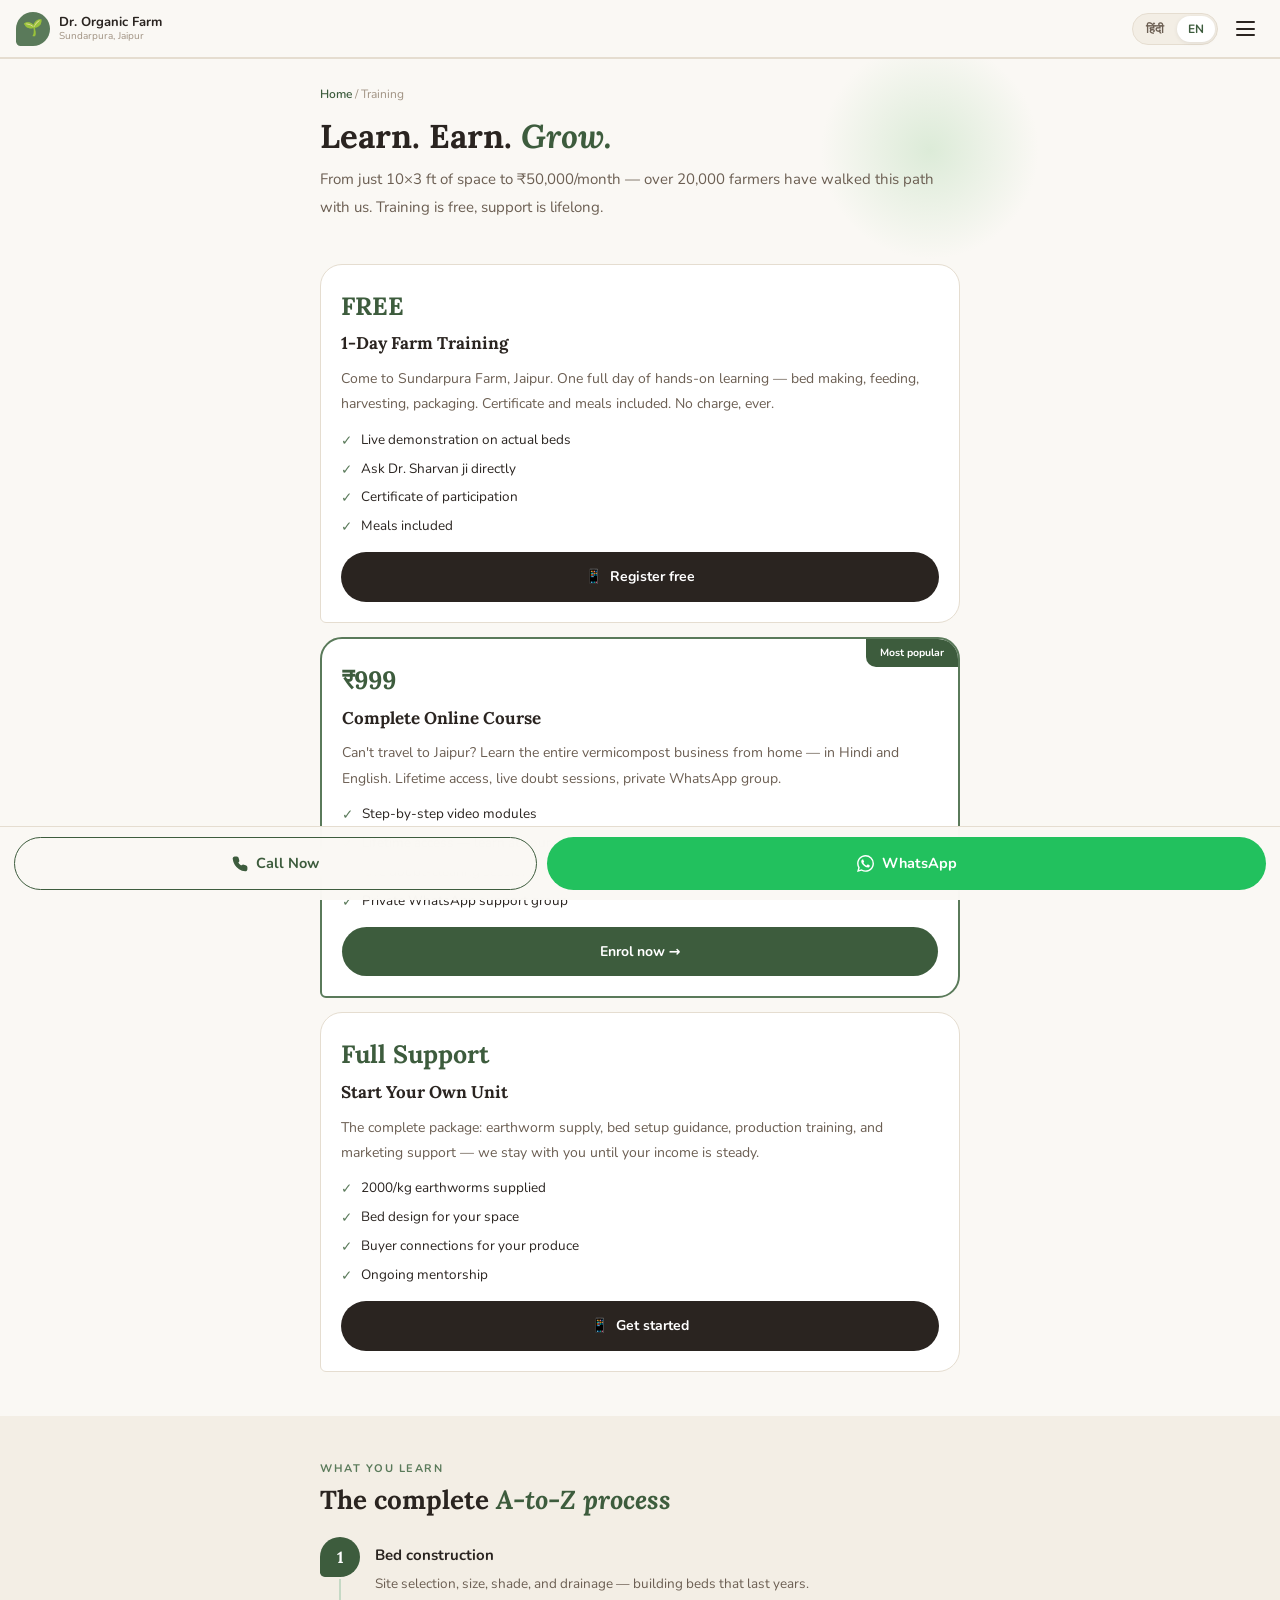
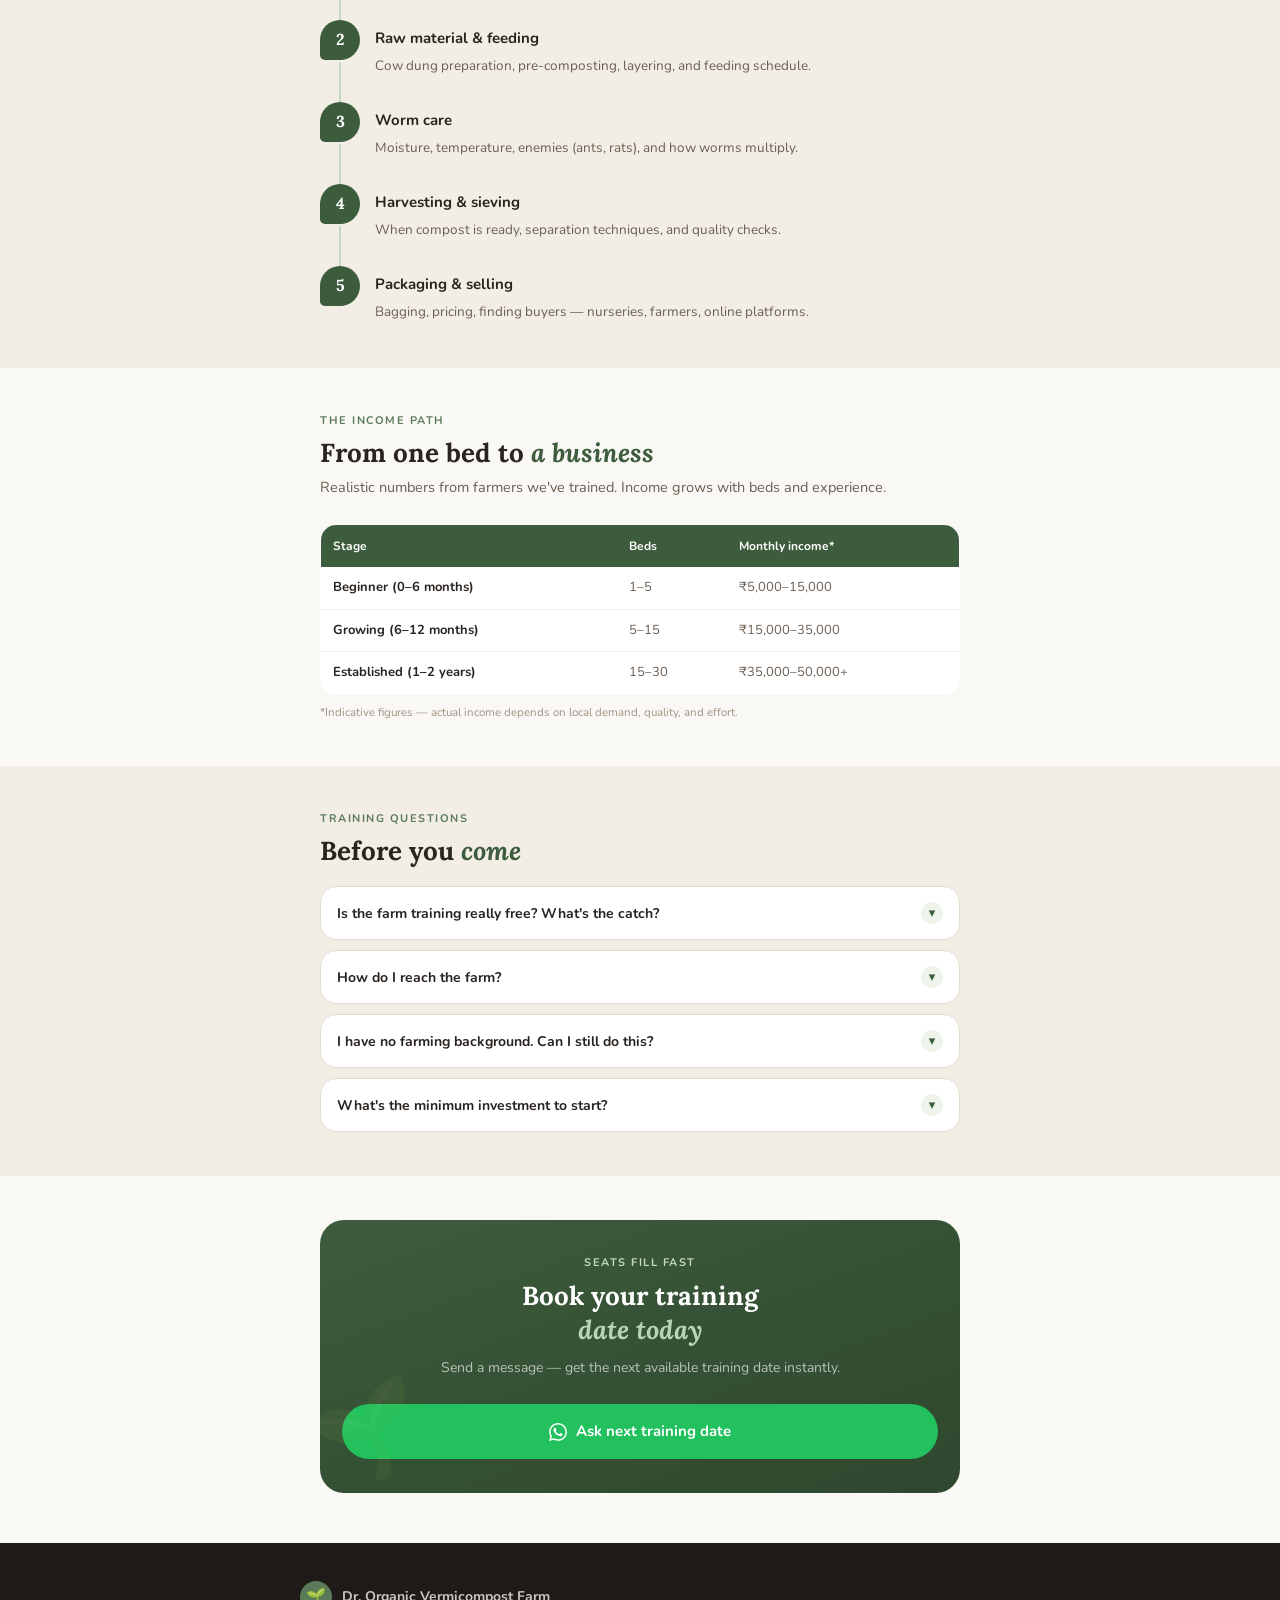
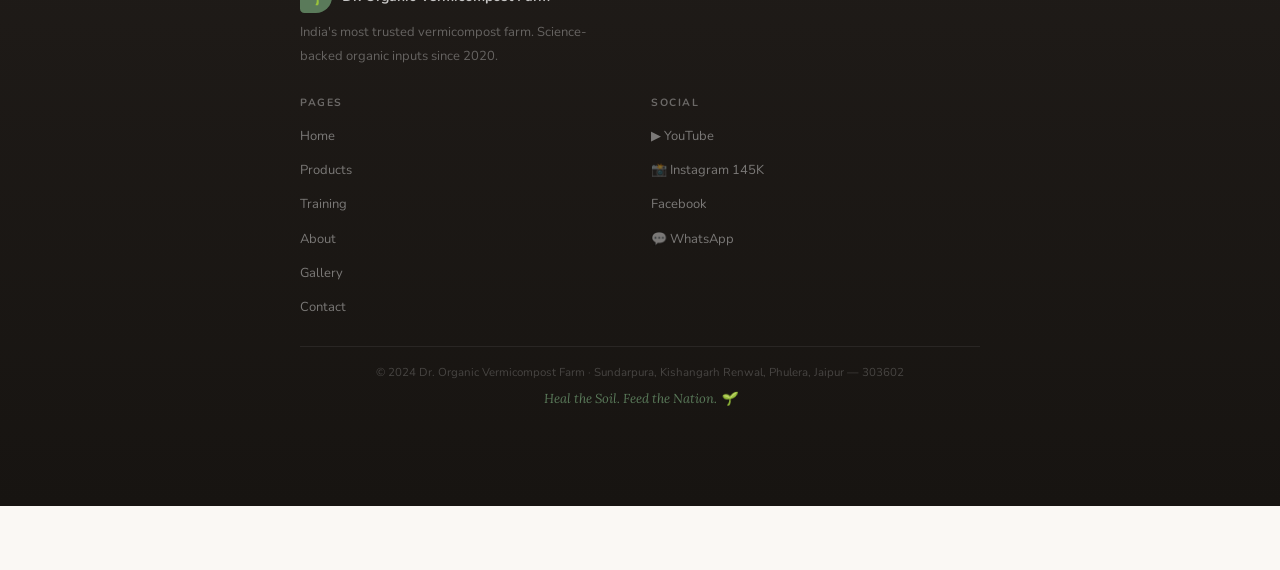
<file: training.html>
<!DOCTYPE html>
<html lang="hi">
<head>
<meta charset="UTF-8">
<meta name="viewport" content="width=device-width, initial-scale=1.0, viewport-fit=cover">
<title data-en="Training | Dr. Organic Vermicompost Farm">प्रशिक्षण | डॉ. ऑर्गेनिक वर्मीकम्पोस्ट फार्म</title>
<meta name="description" content="निःशुल्क वर्मीकम्पोस्ट प्रशिक्षण — 1-दिवसीय फार्म विज़िट, ₹999 ऑनलाइन कोर्स, और अपनी इकाई शुरू करने का पूरा सहयोग।">
<meta name="theme-color" content="#faf8f4">
<link rel="preconnect" href="https://fonts.googleapis.com">
<link rel="preconnect" href="https://fonts.gstatic.com" crossorigin>
<link href="https://fonts.googleapis.com/css2?family=Nunito:wght@400;600;700;800&family=Lora:ital,wght@0,600;1,500&family=Noto+Sans+Devanagari:wght@400;500;600;700&display=swap" rel="stylesheet">
<link rel="stylesheet" href="css/style.css">
</head>
<body>
<svg class="symbols" xmlns="http://www.w3.org/2000/svg"><symbol id="wa-ic" viewBox="0 0 24 24"><path d="M17.472 14.382c-.297-.149-1.758-.867-2.03-.967-.273-.099-.471-.148-.67.15-.197.297-.767.966-.94 1.164-.173.199-.347.223-.644.075-.297-.15-1.255-.463-2.39-1.475-.883-.788-1.48-1.761-1.653-2.059-.173-.297-.018-.458.13-.606.134-.133.298-.347.446-.52.149-.174.198-.298.298-.497.099-.198.05-.371-.025-.52-.075-.149-.669-1.612-.916-2.207-.242-.579-.487-.5-.669-.51-.173-.008-.371-.01-.57-.01-.198 0-.52.074-.792.372-.272.297-1.04 1.016-1.04 2.479 0 1.462 1.065 2.875 1.213 3.074.149.198 2.096 3.2 5.077 4.487.709.306 1.262.489 1.694.625.712.227 1.36.195 1.871.118.571-.085 1.758-.719 2.006-1.413.248-.694.248-1.289.173-1.413-.074-.124-.272-.198-.57-.347m-5.421 7.403h-.004a9.87 9.87 0 01-5.031-1.378l-.361-.214-3.741.982.998-3.648-.235-.374a9.86 9.86 0 01-1.51-5.26c.001-5.45 4.436-9.884 9.888-9.884 2.64 0 5.122 1.03 6.988 2.898a9.825 9.825 0 012.893 6.994c-.003 5.45-4.437 9.884-9.885 9.884m8.413-18.297A11.815 11.815 0 0012.05 0C5.495 0 .16 5.335.157 11.892c0 2.096.547 4.142 1.588 5.945L.057 24l6.305-1.654a11.882 11.882 0 005.683 1.448h.005c6.554 0 11.89-5.335 11.893-11.893a11.821 11.821 0 00-3.48-8.413z"/></symbol></svg>
<nav class="nav" id="nav">
  <a class="nav-brand" href="index.html">
    <div class="nav-icon">🌱</div>
    <div class="nav-name">
      <span data-en="Dr. Organic Farm">डॉ. ऑर्गेनिक फार्म</span>
      <small data-en="Sundarpura, Jaipur">सुंदरपुरा, जयपुर</small>
    </div>
  </a>
  <div class="nav-right">
    <div class="lang-switch" role="group" aria-label="भाषा / Language">
      <button class="lang-btn active" id="bHi" onclick="setLang('hi')">हिंदी</button>
      <button class="lang-btn" id="bEn" onclick="setLang('en')">EN</button>
    </div>
    <button class="menu-btn" id="menuBtn" onclick="toggleMenu()" aria-label="Menu">
      <span></span><span></span><span></span>
    </button>
  </div>
</nav>
<div class="scrim" id="scrim" onclick="toggleMenu()"></div>
<div class="drawer" id="drawer">
  <ul>
    <li><a href="index.html" id="lnk-home"><span class="dic">🏠</span><span data-en="Home">होम</span></a></li>
    <li><a href="products.html" id="lnk-products"><span class="dic">🌿</span><span data-en="Products">उत्पाद</span></a></li>
    <li><a href="training.html" id="lnk-training"><span class="dic">🎓</span><span data-en="Training">प्रशिक्षण</span></a></li>
    <li><a href="about.html" id="lnk-about"><span class="dic">👨‍🔬</span><span data-en="About Us">हमारे बारे में</span></a></li>
    <li><a href="gallery.html" id="lnk-gallery"><span class="dic">📸</span><span data-en="Gallery">गैलरी</span></a></li>
    <li><a href="contact.html" id="lnk-contact"><span class="dic">📞</span><span data-en="Contact">संपर्क</span></a></li>
  </ul>
</div>
<!-- ══ PAGE HERO ══ -->
<section class="phero">
  <div class="crumb rv"><a href="index.html" data-en="Home">होम</a> / <span data-en="Training">प्रशिक्षण</span></div>
  <h1 class="phero-h hd rv"><span data-en="Learn. Earn.">सीखो। कमाओ।</span> <em data-en="Grow.">बढ़ो।</em></h1>
  <p class="phero-sub rv" data-en="From just 10×3 ft of space to ₹50,000/month — over 20,000 farmers have walked this path with us. Training is free, support is lifelong.">सिर्फ 10×3 फीट जगह से ₹50,000/माह तक — 20,000 से अधिक किसान हमारे साथ यह राह चल चुके हैं। प्रशिक्षण निःशुल्क है, सहयोग जीवन भर।</p>
</section>

<!-- ══ PROGRAMS ══ -->
<section class="sec" style="padding-top:6px">
  <div style="display:flex;flex-direction:column;gap:14px">
    <div class="tcard rv">
      <div class="tprice" data-en="FREE">निःशुल्क</div>
      <div class="tname" data-en="1-Day Farm Training">1-दिवसीय फार्म प्रशिक्षण</div>
      <p class="tdesc" data-en="Come to Sundarpura Farm, Jaipur. One full day of hands-on learning — bed making, feeding, harvesting, packaging. Certificate and meals included. No charge, ever.">सुंदरपुरा फार्म, जयपुर आइए। एक पूरा दिन व्यावहारिक सीख — बेड बनाना, खिलाना, खाद निकालना, पैकेजिंग। प्रमाण-पत्र और भोजन शामिल। कभी कोई शुल्क नहीं।</p>
      <ul class="plist" style="margin-bottom:14px">
        <li data-en="Live demonstration on actual beds">वास्तविक बेड पर लाइव प्रदर्शन</li>
        <li data-en="Ask Dr. Sharvan ji directly">डॉ. शरवन जी से सीधे प्रश्न पूछें</li>
        <li data-en="Certificate of participation">सहभागिता प्रमाण-पत्र</li>
        <li data-en="Meals included">भोजन शामिल</li>
      </ul>
      <a class="tbtn" href="https://wa.me/916377544290?text=नमस्ते डॉ. शरवन जी, निःशुल्क फार्म प्रशिक्षण के लिए पंजीकरण करना है।" target="_blank" rel="noopener">📱 <span data-en="Register free">निःशुल्क पंजीकरण</span></a>
    </div>

    <div class="tcard feat rv">
      <div class="feat-tag" data-en="Most popular">सबसे लोकप्रिय</div>
      <div class="tprice">₹999</div>
      <div class="tname" data-en="Complete Online Course">संपूर्ण ऑनलाइन कोर्स</div>
      <p class="tdesc" data-en="Can't travel to Jaipur? Learn the entire vermicompost business from home — in Hindi and English. Lifetime access, live doubt sessions, private WhatsApp group.">जयपुर नहीं आ सकते? घर बैठे पूरा वर्मीकम्पोस्ट व्यवसाय सीखें — हिंदी और अंग्रेजी में। आजीवन एक्सेस, लाइव संदेह सत्र, निजी व्हाट्सऐप ग्रुप।</p>
      <ul class="plist" style="margin-bottom:14px">
        <li data-en="Step-by-step video modules">चरण-दर-चरण वीडियो मॉड्यूल</li>
        <li data-en="Lifetime access — learn at your pace">आजीवन एक्सेस — अपनी गति से सीखें</li>
        <li data-en="Live doubt-clearing sessions">लाइव संदेह-समाधान सत्र</li>
        <li data-en="Private WhatsApp support group">निजी व्हाट्सऐप सहायता समूह</li>
      </ul>
      <a class="tbtn" href="https://wa.me/916377544290?text=नमस्ते डॉ. शरवन जी, ₹999 ऑनलाइन कोर्स में दाखिला लेना है।" target="_blank" rel="noopener"><span data-en="Enrol now →">अभी एनरोल करें →</span></a>
    </div>

    <div class="tcard rv">
      <div class="tprice" data-en="Full Support">पूरा सहयोग</div>
      <div class="tname" data-en="Start Your Own Unit">अपनी इकाई शुरू करें</div>
      <p class="tdesc" data-en="The complete package: earthworm supply, bed setup guidance, production training, and marketing support — we stay with you until your income is steady.">संपूर्ण पैकेज: केंचुओं की आपूर्ति, बेड सेटअप मार्गदर्शन, उत्पादन प्रशिक्षण और मार्केटिंग सहायता — जब तक आपकी आमदनी स्थिर न हो, हम साथ रहते हैं।</p>
      <ul class="plist" style="margin-bottom:14px">
        <li data-en="2000/kg earthworms supplied">2000/किलो केंचुओं की आपूर्ति</li>
        <li data-en="Bed design for your space">आपकी जगह के अनुसार बेड डिज़ाइन</li>
        <li data-en="Buyer connections for your produce">आपकी खाद के लिए खरीदार संपर्क</li>
        <li data-en="Ongoing mentorship">निरंतर मेंटरशिप</li>
      </ul>
      <a class="tbtn" href="https://wa.me/916377544290?text=नमस्ते डॉ. शरवन जी, अपनी वर्मीकम्पोस्ट इकाई शुरू करनी है।" target="_blank" rel="noopener">📱 <span data-en="Get started">शुरू करें</span></a>
    </div>
  </div>
</section>

<!-- ══ CURRICULUM ══ -->
<div class="band">
  <div class="band-in">
    <div class="eyebrow rv" data-en="What you learn">आप क्या सीखेंगे</div>
    <h2 class="sec-h hd rv"><span data-en="The complete">संपूर्ण</span> <em data-en="A-to-Z process">A से Z प्रक्रिया</em></h2>
    <div style="height:16px"></div>
    <div class="steps">
      <div class="step rv"><div class="step-n">1</div><div class="step-body"><div class="step-t" data-en="Bed construction">बेड निर्माण</div><p class="step-d" data-en="Site selection, size, shade, and drainage — building beds that last years.">स्थान चयन, आकार, छाया और जल निकासी — वर्षों चलने वाले बेड बनाना।</p></div></div>
      <div class="step rv"><div class="step-n">2</div><div class="step-body"><div class="step-t" data-en="Raw material &amp; feeding">कच्चा माल और खुराक</div><p class="step-d" data-en="Cow dung preparation, pre-composting, layering, and feeding schedule.">गोबर की तैयारी, प्री-कम्पोस्टिंग, परतें और खुराक का समय।</p></div></div>
      <div class="step rv"><div class="step-n">3</div><div class="step-body"><div class="step-t" data-en="Worm care">केंचुओं की देखभाल</div><p class="step-d" data-en="Moisture, temperature, enemies (ants, rats), and how worms multiply.">नमी, तापमान, दुश्मन (चींटी, चूहे), और केंचुए कैसे बढ़ते हैं।</p></div></div>
      <div class="step rv"><div class="step-n">4</div><div class="step-body"><div class="step-t" data-en="Harvesting &amp; sieving">खाद निकालना और छानना</div><p class="step-d" data-en="When compost is ready, separation techniques, and quality checks.">खाद कब तैयार है, अलग करने की तकनीक, और गुणवत्ता जाँच।</p></div></div>
      <div class="step rv"><div class="step-n">5</div><div class="step-body"><div class="step-t" data-en="Packaging &amp; selling">पैकेजिंग और बिक्री</div><p class="step-d" data-en="Bagging, pricing, finding buyers — nurseries, farmers, online platforms.">बैग भरना, मूल्य निर्धारण, खरीदार खोजना — नर्सरी, किसान, ऑनलाइन।</p></div></div>
    </div>
  </div>
</div>

<!-- ══ INCOME PATH ══ -->
<section class="sec">
  <div class="eyebrow rv" data-en="The income path">आमदनी का रास्ता</div>
  <h2 class="sec-h hd rv"><span data-en="From one bed to">एक बेड से</span> <em data-en="a business">एक व्यवसाय तक</em></h2>
  <p class="sec-sub rv" data-en="Realistic numbers from farmers we've trained. Income grows with beds and experience.">हमारे प्रशिक्षित किसानों के वास्तविक आँकड़े। बेड और अनुभव के साथ आमदनी बढ़ती है।</p>
  <div style="overflow-x:auto" class="rv">
    <table class="utable">
      <tr><th data-en="Stage">चरण</th><th data-en="Beds">बेड</th><th data-en="Monthly income*">मासिक आमदनी*</th></tr>
      <tr><td data-en="Beginner (0–6 months)">शुरुआत (0–6 माह)</td><td>1–5</td><td>₹5,000–15,000</td></tr>
      <tr><td data-en="Growing (6–12 months)">विकास (6–12 माह)</td><td>5–15</td><td>₹15,000–35,000</td></tr>
      <tr><td data-en="Established (1–2 years)">स्थापित (1–2 वर्ष)</td><td>15–30</td><td>₹35,000–50,000+</td></tr>
    </table>
  </div>
  <p class="rv" style="font-size:11.5px;color:var(--ink-light);margin-top:8px" data-en="*Indicative figures — actual income depends on local demand, quality, and effort.">*सांकेतिक आँकड़े — वास्तविक आमदनी स्थानीय माँग, गुणवत्ता और मेहनत पर निर्भर करती है।</p>
</section>

<!-- ══ FAQ ══ -->
<div class="band">
  <div class="band-in">
    <div class="eyebrow rv" data-en="Training questions">प्रशिक्षण संबंधी प्रश्न</div>
    <h2 class="sec-h hd rv"><span data-en="Before you">आने से पहले</span> <em data-en="come">जान लें</em></h2>
    <div style="height:14px"></div>
    <div class="faq">
      <div class="faq-i rv">
        <button class="faq-q" onclick="toggleFaq(this)"><span data-en="Is the farm training really free? What's the catch?">क्या फार्म प्रशिक्षण सच में निःशुल्क है? कोई शर्त?</span><span class="ar">▾</span></button>
        <div class="faq-a"><p data-en="100% free, no catch. Dr. Sharvan ji's mission is to spread organic farming. You are never required to buy anything. Certificate and meals are also free.">100% निःशुल्क, कोई शर्त नहीं। डॉ. शरवन जी का मिशन जैविक खेती फैलाना है। कुछ भी खरीदना कभी अनिवार्य नहीं। प्रमाण-पत्र और भोजन भी निःशुल्क।</p></div>
      </div>
      <div class="faq-i rv">
        <button class="faq-q" onclick="toggleFaq(this)"><span data-en="How do I reach the farm?">फार्म तक कैसे पहुँचें?</span><span class="ar">▾</span></button>
        <div class="faq-a"><p data-en="Village Sundarpura, Kishangarh Renwal, Phulera tehsil, Jaipur district — about 50 km from Jaipur city. WhatsApp us for exact directions and the next training date.">गाँव सुंदरपुरा, किशनगढ़ रेनवाल, फुलेरा तहसील, जयपुर जिला — जयपुर शहर से लगभग 50 किमी। सटीक दिशा और अगली प्रशिक्षण तिथि के लिए व्हाट्सऐप करें।</p></div>
      </div>
      <div class="faq-i rv">
        <button class="faq-q" onclick="toggleFaq(this)"><span data-en="I have no farming background. Can I still do this?">मेरी कोई खेती की पृष्ठभूमि नहीं। क्या मैं फिर भी कर सकता हूँ?</span><span class="ar">▾</span></button>
        <div class="faq-a"><p data-en="Absolutely. Many of our most successful trainees were teachers, shopkeepers, and homemakers. Vermicomposting needs care and consistency, not prior experience.">बिल्कुल। हमारे सबसे सफल प्रशिक्षुओं में शिक्षक, दुकानदार और गृहिणियाँ शामिल हैं। वर्मीकम्पोस्टिंग को देखभाल और निरंतरता चाहिए, पूर्व अनुभव नहीं।</p></div>
      </div>
      <div class="faq-i rv">
        <button class="faq-q" onclick="toggleFaq(this)"><span data-en="What's the minimum investment to start?">शुरू करने के लिए न्यूनतम निवेश कितना?</span><span class="ar">▾</span></button>
        <div class="faq-a"><p data-en="A single 10×3 ft bed with worms and cow dung can start under ₹5,000–8,000. Most families start small and reinvest earnings into more beds.">केंचुओं और गोबर सहित एक 10×3 फीट बेड ₹5,000–8,000 से कम में शुरू हो सकता है। अधिकांश परिवार छोटे से शुरू करके कमाई को और बेड में लगाते हैं।</p></div>
      </div>
    </div>
  </div>
</div>

<!-- ══ CTA ══ -->
<section style="padding:44px 0 50px">
  <div class="cta rv">
    <div class="eyebrow" data-en="Seats fill fast">सीटें जल्दी भरती हैं</div>
    <h2 class="cta-h"><span data-en="Book your training">अपना प्रशिक्षण</span><br><em data-en="date today">आज ही बुक करें</em></h2>
    <p class="cta-sub" data-en="Send a message — get the next available training date instantly.">मैसेज भेजें — अगली उपलब्ध प्रशिक्षण तिथि तुरंत पाएं।</p>
    <a class="b-wa" href="https://wa.me/916377544290?text=नमस्ते डॉ. शरवन जी, अगली प्रशिक्षण तिथि बताएं।" target="_blank" rel="noopener">
      <svg class="ic-svg" style="width:18px;height:18px;fill:#fff" viewBox="0 0 24 24"><use href="#wa-ic"/></svg>
      <span data-en="Ask next training date">अगली तिथि पूछें</span>
    </a>
  </div>
</section>
<footer class="footer">
  <div class="f-in">
    <div class="f-logo">
      <div class="f-icon">🌱</div>
      <span class="f-name" data-en="Dr. Organic Vermicompost Farm">डॉ. ऑर्गेनिक वर्मीकम्पोस्ट फार्म</span>
    </div>
    <p class="f-desc" data-en="India's most trusted vermicompost farm. Science-backed organic inputs since 2020.">भारत का सबसे विश्वसनीय वर्मीकम्पोस्ट फार्म। 2020 से विज्ञान-आधारित जैविक उत्पाद।</p>
    <div class="f-cols">
      <div class="f-col">
        <h4 data-en="Pages">पेज</h4>
        <ul>
          <li><a href="index.html" data-en="Home">होम</a></li>
          <li><a href="products.html" data-en="Products">उत्पाद</a></li>
          <li><a href="training.html" data-en="Training">प्रशिक्षण</a></li>
          <li><a href="about.html" data-en="About">हमारे बारे में</a></li>
          <li><a href="gallery.html" data-en="Gallery">गैलरी</a></li>
          <li><a href="contact.html" data-en="Contact">संपर्क</a></li>
        </ul>
      </div>
      <div class="f-col">
        <h4 data-en="Social">सोशल मीडिया</h4>
        <ul>
          <li><a href="https://www.youtube.com/@dr.organicfarming1467" target="_blank" rel="noopener">▶ YouTube</a></li>
          <li><a href="https://www.instagram.com/dr_sharvan_yadav/" target="_blank" rel="noopener">📸 Instagram 145K</a></li>
          <li><a href="https://www.facebook.com/p/Dr-Organic-Vermicompst-Farm-100064180596347/" target="_blank" rel="noopener">Facebook</a></li>
          <li><a href="https://wa.me/916377544290" target="_blank" rel="noopener">💬 WhatsApp</a></li>
        </ul>
      </div>
    </div>
    <div class="f-bot">
      <p class="f-copy" data-en="© 2024 Dr. Organic Vermicompost Farm · Sundarpura, Kishangarh Renwal, Phulera, Jaipur — 303602">© 2024 डॉ. ऑर्गेनिक वर्मीकम्पोस्ट फार्म · सुंदरपुरा, किशनगढ़ रेनवाल, फुलेरा, जयपुर — 303602</p>
      <p class="f-tag">Heal the Soil. Feed the Nation. 🌱</p>
    </div>
  </div>
</footer>
<div class="bbar">
  <a class="bb-call" href="tel:+916377544290">
    <svg class="ic-svg" style="width:16px;height:16px" viewBox="0 0 24 24" fill="none" stroke="currentColor" stroke-width="2.2" stroke-linecap="round" stroke-linejoin="round"><path d="M22 16.92v3a2 2 0 0 1-2.18 2 19.79 19.79 0 0 1-8.63-3.07 19.5 19.5 0 0 1-6-6 19.79 19.79 0 0 1-3.07-8.67A2 2 0 0 1 4.11 2h3a2 2 0 0 1 2 1.72 12.84 12.84 0 0 0 .7 2.81 2 2 0 0 1-.45 2.11L8.09 9.91a16 16 0 0 0 6 6l1.27-1.27a2 2 0 0 1 2.11-.45 12.84 12.84 0 0 0 2.81.7A2 2 0 0 1 22 16.92z"/></svg>
    <span data-en="Call Now">कॉल करें</span>
  </a>
  <a class="bb-wa" href="https://wa.me/916377544290?text=नमस्ते डॉ. शरवन जी 🙏" target="_blank" rel="noopener">
    <svg class="ic-svg" style="width:17px;height:17px;fill:#fff" viewBox="0 0 24 24"><use href="#wa-ic"/></svg>
    <span data-en="WhatsApp">व्हाट्सऐप</span>
  </a>
</div>
<script src="js/main.js"></script>
<script>document.getElementById("lnk-training").classList.add("now");</script></body></html>
</file>
<file: css/style.css>
/* ════════════════════════════════════════════
   DR. ORGANIC VERMICOMPOST FARM — DESIGN SYSTEM
   Soft earthy palette · Leaf-corner signature cards
   Mobile-first · Bilingual (हिंदी default / EN)
   ════════════════════════════════════════════ */

:root{
  /* Palette — soft, natural, calm */
  --sage:#5a7a5a; --sage-deep:#3d5c3d; --sage-dark:#2e472e;
  --sage-soft:#eef4ec; --sage-mid:#c5d9c5; --sage-glow:#dcebd8;
  --cream:#faf8f4; --white:#ffffff;
  --sand:#f3eee5; --sand-dark:#e5ddd0;
  --ink:#2a2420; --ink-mid:#6b5e52; --ink-light:#a09282;
  --wa:#22c15e; --wa-dark:#1aa04e;
  --gold:#c8860a;
  /* Leaf-corner signature: 3 round corners + 1 sharp */
  --leaf:22px 22px 22px 6px;
  --leaf-flip:22px 22px 6px 22px;
  --r:16px; --r-sm:10px; --pill:100px;
  --fen:'Nunito',system-ui,sans-serif;
  --fhi:'Noto Sans Devanagari',system-ui,sans-serif;
  --sen:'Lora',Georgia,serif;
  --ease:cubic-bezier(.4,0,.2,1);
  --safe-b:env(safe-area-inset-bottom,0px);
}

*,*::before,*::after{box-sizing:border-box;margin:0;padding:0}
html{scroll-behavior:smooth;-webkit-text-size-adjust:100%}
html[lang="hi"] body{font-family:var(--fhi)}
html[lang="en"] body{font-family:var(--fen)}
body{
  background:var(--cream);color:var(--ink);line-height:1.7;
  overflow-x:hidden;-webkit-font-smoothing:antialiased;
  padding-bottom:calc(64px + var(--safe-b));
}
img{display:block;width:100%;max-width:100%}
a{color:inherit;text-decoration:none}
button{font-family:inherit;cursor:pointer;border:none;background:none;color:inherit}
::selection{background:var(--sage-mid);color:var(--sage-dark)}

/* Display headings */
.hd{font-weight:700;color:var(--ink)}
html[lang="en"] .hd{font-family:var(--sen)}
html[lang="hi"] .hd{font-family:var(--fhi)}
.hd em{color:var(--sage-deep)}
html[lang="en"] .hd em{font-style:italic}
html[lang="hi"] .hd em{font-style:normal}

/* Reveal animation */
.rv{opacity:0;transform:translateY(18px);transition:opacity .55s var(--ease),transform .55s var(--ease)}
.rv.on{opacity:1;transform:translateY(0)}

/* Hidden icon symbols */
.symbols{display:none}
.ic-svg{width:1em;height:1em;fill:currentColor;flex-shrink:0}

/* ── NAV ─────────────────────────── */
.nav{
  position:fixed;top:0;left:0;right:0;z-index:400;
  display:flex;align-items:center;justify-content:space-between;
  padding:0 16px;height:58px;
  background:rgba(250,248,244,.95);
  backdrop-filter:blur(16px);-webkit-backdrop-filter:blur(16px);
  border-bottom:1px solid var(--sand-dark);transition:box-shadow .3s;
}
.nav.raised{box-shadow:0 2px 16px rgba(42,36,32,.08)}
.nav-brand{display:flex;align-items:center;gap:9px;min-width:0}
.nav-icon{width:34px;height:34px;border-radius:var(--leaf);background:var(--sage);color:#fff;display:flex;align-items:center;justify-content:center;font-size:16px;flex-shrink:0}
.nav-name{font-size:13px;font-weight:700;line-height:1.25;white-space:nowrap}
.nav-name small{display:block;font-size:10px;font-weight:400;color:var(--ink-light)}
.nav-right{display:flex;align-items:center;gap:8px}
.lang-switch{display:flex;background:var(--sand);border:1px solid var(--sand-dark);border-radius:var(--pill);padding:2px;gap:2px}
.lang-btn{padding:5px 11px;border-radius:var(--pill);font-size:12px;font-weight:700;color:var(--ink-mid);transition:all .2s;-webkit-tap-highlight-color:transparent}
.lang-btn.active{background:var(--white);color:var(--sage-deep);box-shadow:0 1px 4px rgba(0,0,0,.08)}
.menu-btn{width:38px;height:38px;border-radius:10px;display:flex;flex-direction:column;align-items:center;justify-content:center;gap:4.5px;-webkit-tap-highlight-color:transparent}
.menu-btn span{width:19px;height:2px;background:var(--ink);border-radius:2px;transition:all .28s var(--ease);display:block}
.menu-btn.open span:nth-child(1){transform:translateY(6.5px) rotate(45deg)}
.menu-btn.open span:nth-child(2){opacity:0}
.menu-btn.open span:nth-child(3){transform:translateY(-6.5px) rotate(-45deg)}

/* Drawer */
.drawer{position:fixed;top:58px;left:0;right:0;z-index:390;background:rgba(250,248,244,.98);backdrop-filter:blur(16px);border-bottom:1px solid var(--sand-dark);max-height:0;overflow:hidden;transition:max-height .35s var(--ease)}
.drawer.open{max-height:460px}
.drawer ul{list-style:none;padding:12px 20px 20px}
.drawer li a{display:flex;align-items:center;gap:12px;padding:12px 4px;font-size:15px;font-weight:600;border-bottom:1px solid var(--sand)}
.drawer li:last-child a{border-bottom:none}
.drawer li a .dic{width:34px;height:34px;border-radius:var(--leaf);background:var(--sage-soft);display:flex;align-items:center;justify-content:center;font-size:15px;flex-shrink:0}
.drawer li a.now{color:var(--sage-deep)}
.drawer li a.now .dic{background:var(--sage-deep);color:#fff}
.scrim{position:fixed;inset:0;z-index:380;background:rgba(42,36,32,.25);opacity:0;pointer-events:none;transition:opacity .3s}
.scrim.on{opacity:1;pointer-events:auto}

/* ── PAGE HERO (inner pages) ─────── */
.phero{padding:84px 20px 36px;max-width:680px;margin:0 auto;position:relative}
.phero::before{content:'';position:absolute;top:40px;right:-60px;width:220px;height:220px;border-radius:50%;background:radial-gradient(circle,var(--sage-glow),transparent 70%);pointer-events:none}
.crumb{font-size:12px;color:var(--ink-light);margin-bottom:14px}
.crumb a{color:var(--sage-deep);font-weight:600}
.phero-h{font-size:30px;line-height:1.25;margin-bottom:10px;position:relative}
html[lang="en"] .phero-h{font-size:33px;line-height:1.15}
.phero-sub{font-size:15px;color:var(--ink-mid);line-height:1.85;position:relative}

/* Leaf divider between sections */
.leaf-div{display:flex;align-items:center;gap:12px;max-width:680px;margin:0 auto;padding:0 20px}
.leaf-div::before,.leaf-div::after{content:'';flex:1;height:1px;background:var(--sand-dark)}
.leaf-div span{color:var(--sage-mid);font-size:15px}

/* ── SECTIONS ────────────────────── */
.sec{padding:44px 20px;max-width:680px;margin:0 auto}
.band{background:var(--sand)}
.band-in{max-width:680px;margin:0 auto;padding:44px 20px}
.eyebrow{font-size:11px;font-weight:700;letter-spacing:1.5px;text-transform:uppercase;color:var(--sage);margin-bottom:6px}
.sec-h{font-size:24px;line-height:1.3;margin-bottom:6px}
html[lang="en"] .sec-h{font-size:26px;line-height:1.2}
.sec-sub{font-size:14.5px;color:var(--ink-mid);line-height:1.8;margin-bottom:24px}

/* ── BUTTONS ─────────────────────── */
.b-wa{display:flex;align-items:center;justify-content:center;gap:9px;background:var(--wa);color:#fff;padding:15px 20px;border-radius:var(--pill);font-size:15px;font-weight:700;transition:background .2s,transform .15s;-webkit-tap-highlight-color:transparent}
.b-wa:active{background:var(--wa-dark);transform:scale(.98)}
.b-line{display:flex;align-items:center;justify-content:center;gap:8px;color:var(--ink);border:1.5px solid var(--sand-dark);padding:14px 20px;border-radius:var(--pill);font-size:15px;font-weight:600;transition:border-color .2s,transform .15s;-webkit-tap-highlight-color:transparent}
.b-line:active{border-color:var(--sage);transform:scale(.98)}
.b-sage{display:flex;align-items:center;justify-content:center;gap:8px;background:var(--sage-deep);color:#fff;padding:15px 20px;border-radius:var(--pill);font-size:15px;font-weight:700;transition:opacity .2s,transform .15s;-webkit-tap-highlight-color:transparent}
.b-sage:active{opacity:.88;transform:scale(.98)}
.b-sm{padding:12px 16px;font-size:14px}

/* ── CARDS (leaf-corner signature) ── */
.card{background:var(--white);border:1px solid var(--sand-dark);border-radius:var(--leaf);overflow:hidden}
.card.flip{border-radius:var(--leaf-flip)}
.card-img{width:100%;aspect-ratio:16/9;object-fit:cover;background:linear-gradient(150deg,var(--sage-soft),var(--sage-mid))}
.card-body{padding:18px}
.tag{display:inline-block;background:var(--sage-soft);color:var(--sage-deep);border-radius:var(--pill);padding:3px 11px;font-size:11px;font-weight:700;margin-bottom:8px}
.tag.gold{background:#faf3e3;color:var(--gold)}
.card-name{font-size:18px;font-weight:700;margin-bottom:7px}
html[lang="en"] .card-name{font-family:var(--sen)}
.card-desc{font-size:14px;color:var(--ink-mid);line-height:1.8;margin-bottom:13px}
.card-link{font-size:14px;font-weight:700;color:var(--sage-deep)}

/* Check list */
.plist{list-style:none;display:flex;flex-direction:column;gap:7px}
.plist li{font-size:13.5px;display:flex;align-items:flex-start;gap:9px;line-height:1.55}
.plist li::before{content:'✓';color:var(--sage);font-weight:700;flex-shrink:0;margin-top:1px}

/* Stats */
.stats{display:grid;grid-template-columns:repeat(3,1fr);gap:9px}
.stat{background:var(--white);border:1px solid var(--sand-dark);border-radius:var(--leaf);padding:13px 6px;text-align:center;min-width:0}
.stat b{font-family:var(--sen);font-size:21px;font-weight:700;color:var(--sage-deep);line-height:1;display:block;margin-bottom:4px}
.stat span{font-size:10px;color:var(--ink-light);line-height:1.35;display:block}

/* Trust band */
.trust{background:var(--sage-deep);padding:18px 0;position:relative;overflow:hidden}
.trust::after{content:'🌿';position:absolute;right:-8px;top:-14px;font-size:64px;opacity:.08;transform:rotate(20deg)}
.trust-row{display:flex;overflow-x:auto;-webkit-overflow-scrolling:touch;scrollbar-width:none;padding:0 12px}
.trust-row::-webkit-scrollbar{display:none}
.t-item{flex-shrink:0;text-align:center;padding:0 20px;border-right:1px solid rgba(255,255,255,.12)}
.t-item:last-child{border-right:none}
.t-item b{font-family:var(--sen);font-size:21px;color:#fff;display:block;line-height:1;font-weight:700}
.t-item span{font-size:10.5px;color:rgba(255,255,255,.6);display:block;margin-top:5px;white-space:nowrap}

/* Steps timeline */
.steps{display:flex;flex-direction:column}
.step{display:flex;gap:15px;padding-bottom:24px;position:relative}
.step:last-child{padding-bottom:0}
.step::before{content:'';position:absolute;left:19px;top:42px;bottom:0;width:2px;background:var(--sage-mid)}
.step:last-child::before{display:none}
.step-n{width:40px;height:40px;border-radius:50% 50% 50% 12%;background:var(--sage-deep);color:#fff;display:flex;align-items:center;justify-content:center;font-size:16px;font-weight:700;flex-shrink:0;font-family:var(--sen);position:relative;z-index:1}
.step-body{padding-top:6px}
.step-t{font-size:15px;font-weight:700;margin-bottom:3px}
.step-d{font-size:13.5px;color:var(--ink-mid);line-height:1.75}

/* Product card */
.pcard{background:var(--white);border:1px solid var(--sand-dark);border-radius:var(--leaf);padding:20px;display:flex;flex-direction:column;gap:13px}
.pcard:nth-child(even){border-radius:var(--leaf-flip)}
.ptop{display:flex;align-items:flex-start;gap:13px}
.pic{width:52px;height:52px;border-radius:var(--leaf);background:var(--sage-soft);display:flex;align-items:center;justify-content:center;font-size:25px;flex-shrink:0}
.pname{font-size:17px;font-weight:700;line-height:1.3}
html[lang="en"] .pname{font-family:var(--sen)}
.pdesc{font-size:14px;color:var(--ink-mid);line-height:1.8}
.pbtn{display:flex;align-items:center;justify-content:center;gap:8px;background:var(--wa);color:#fff;padding:13px;border-radius:var(--pill);font-size:14px;font-weight:700;transition:background .2s,transform .15s;-webkit-tap-highlight-color:transparent}
.pbtn:active{background:var(--wa-dark);transform:scale(.98)}

/* Usage table */
.utable{width:100%;border-collapse:collapse;font-size:13px;background:var(--white);border-radius:var(--r);overflow:hidden;border:1px solid var(--sand-dark)}
.utable th{background:var(--sage-deep);color:#fff;padding:11px 12px;text-align:left;font-size:12px;font-weight:700}
.utable td{padding:11px 12px;border-bottom:1px solid var(--sand);color:var(--ink-mid);line-height:1.5}
.utable tr:last-child td{border-bottom:none}
.utable td:first-child{font-weight:700;color:var(--ink)}

/* Training card */
.tcard{background:var(--white);border:1px solid var(--sand-dark);border-radius:var(--leaf);padding:20px;position:relative;overflow:hidden}
.tcard.feat{border-color:var(--sage);border-width:2px}
.feat-tag{position:absolute;top:0;right:0;background:var(--sage-deep);color:#fff;font-size:10.5px;font-weight:700;padding:5px 14px;border-radius:0 17px 0 10px}
.tprice{font-family:var(--sen);font-size:25px;font-weight:700;color:var(--sage-deep);margin-bottom:2px}
.tname{font-size:17px;font-weight:700;margin-bottom:8px}
html[lang="en"] .tname{font-family:var(--sen)}
.tdesc{font-size:14px;color:var(--ink-mid);line-height:1.8;margin-bottom:13px}
.tbtn{display:flex;align-items:center;justify-content:center;gap:8px;background:var(--ink);color:#fff;padding:13px;border-radius:var(--pill);font-size:14px;font-weight:700;transition:opacity .2s,transform .15s;-webkit-tap-highlight-color:transparent}
.tbtn:active{opacity:.85;transform:scale(.98)}
.tcard.feat .tbtn{background:var(--sage-deep)}

/* Why grid */
.why{display:grid;grid-template-columns:1fr 1fr;gap:11px}
.why-i{background:var(--white);border:1px solid var(--sand-dark);border-radius:var(--leaf);padding:17px 13px;text-align:center}
.why-i:nth-child(even){border-radius:var(--leaf-flip)}
.why-i .wic{font-size:26px;display:block;margin-bottom:7px}
.why-i b{font-size:13px;display:block;margin-bottom:4px}
.why-i p{font-size:12px;color:var(--ink-mid);line-height:1.65}

/* Testimonials */
.tst-wrap{overflow:hidden;margin:24px -20px 0;padding:0 20px}
.tst-track{display:flex;gap:12px;animation:slide 32s linear infinite;width:max-content}
.tst-track:active,.tst-track:hover{animation-play-state:paused}
@keyframes slide{from{transform:translateX(0)}to{transform:translateX(-50%)}}
.tst{width:265px;flex-shrink:0;background:var(--white);border:1px solid var(--sand-dark);border-radius:var(--leaf);padding:16px}
.tst-s{color:var(--gold);font-size:12px;margin-bottom:8px;letter-spacing:1px}
.tst-t{font-size:13.5px;line-height:1.75;margin-bottom:10px}
html[lang="en"] .tst-t{font-style:italic}
.tst-a{font-size:13px;font-weight:700}
.tst-p{font-size:11.5px;color:var(--ink-light);margin-top:2px}

/* FAQ */
.faq{display:flex;flex-direction:column;gap:10px}
.faq-i{background:var(--white);border:1px solid var(--sand-dark);border-radius:var(--r);overflow:hidden}
.faq-q{width:100%;display:flex;align-items:center;justify-content:space-between;gap:12px;padding:15px 16px;font-size:14px;font-weight:700;text-align:left;-webkit-tap-highlight-color:transparent}
.faq-q .ar{flex-shrink:0;width:22px;height:22px;border-radius:50%;background:var(--sage-soft);color:var(--sage-deep);display:flex;align-items:center;justify-content:center;font-size:13px;transition:transform .3s var(--ease)}
.faq-i.open .faq-q .ar{transform:rotate(180deg)}
.faq-a{max-height:0;overflow:hidden;transition:max-height .35s var(--ease)}
.faq-a p{padding:0 16px 15px;font-size:13.5px;color:var(--ink-mid);line-height:1.8}

/* Founder */
.fcard{background:var(--white);border:1px solid var(--sand-dark);border-radius:var(--leaf);padding:24px 20px;text-align:center;margin-bottom:22px;position:relative;overflow:hidden}
.fcard::before{content:'';position:absolute;top:-40px;left:-40px;width:130px;height:130px;border-radius:50%;background:radial-gradient(circle,var(--sage-glow),transparent 70%)}
.favatar{width:92px;height:92px;border-radius:50% 50% 50% 16%;background:var(--sage-deep);color:#fff;display:flex;align-items:center;justify-content:center;font-size:30px;font-weight:700;margin:0 auto 14px;font-family:var(--sen);border:4px solid var(--sage-soft);position:relative}
.fname{font-size:19px;font-weight:700;margin-bottom:3px;position:relative}
html[lang="en"] .fname{font-family:var(--sen)}
.ftitle{font-size:12.5px;color:var(--sage-deep);font-weight:600;margin-bottom:14px;position:relative}
.fbadges{display:flex;justify-content:center;gap:18px;border-top:1px solid var(--sand);padding-top:14px;position:relative}
.fb{text-align:center}
.fb b{font-family:var(--sen);font-size:19px;color:var(--sage-deep);display:block;line-height:1}
.fb span{font-size:10.5px;color:var(--ink-light);display:block;margin-top:3px}
.fpara{font-size:14.5px;color:var(--ink-mid);line-height:1.85;margin-bottom:13px}
.fquote{background:var(--sage-soft);border-left:3px solid var(--sage);border-radius:0 var(--r-sm) var(--r-sm) 0;padding:14px 16px;margin:18px 0}
.fquote p{font-size:15px;color:var(--sage-deep);line-height:1.7}
html[lang="en"] .fquote p{font-family:var(--sen);font-style:italic}
.chips{display:flex;flex-wrap:wrap;gap:8px}
.chip{background:var(--white);border:1px solid var(--sand-dark);font-size:12px;font-weight:600;padding:6px 12px;border-radius:var(--pill)}

/* Journey timeline (About) */
.jline{position:relative;padding-left:34px}
.jline::before{content:'';position:absolute;left:11px;top:8px;bottom:8px;width:2px;background:linear-gradient(var(--sage-mid),var(--sage-deep))}
.jitem{position:relative;padding-bottom:26px}
.jitem:last-child{padding-bottom:0}
.jitem::before{content:'';position:absolute;left:-29px;top:6px;width:12px;height:12px;border-radius:50%;background:var(--sage-deep);border:3px solid var(--sage-soft)}
.jyear{font-family:var(--sen);font-size:14px;font-weight:700;color:var(--sage-deep);margin-bottom:2px}
.jt{font-size:15px;font-weight:700;margin-bottom:3px}
.jd{font-size:13.5px;color:var(--ink-mid);line-height:1.75}

/* Awards grid */
.awards{display:grid;grid-template-columns:1fr 1fr;gap:11px}
.award{background:var(--white);border:1px solid var(--sand-dark);border-radius:var(--leaf);padding:16px 13px;text-align:center}
.award:nth-child(even){border-radius:var(--leaf-flip)}
.award .aic{font-size:24px;display:block;margin-bottom:7px}
.award b{font-size:12.5px;display:block;line-height:1.45}
.award span{font-size:11px;color:var(--ink-light);display:block;margin-top:3px}

/* Gallery */
.gal-chips{display:flex;gap:8px;overflow-x:auto;-webkit-overflow-scrolling:touch;scrollbar-width:none;margin-bottom:18px;padding-bottom:4px}
.gal-chips::-webkit-scrollbar{display:none}
.gchip{flex-shrink:0;padding:8px 16px;border-radius:var(--pill);font-size:13px;font-weight:600;background:var(--white);border:1px solid var(--sand-dark);color:var(--ink-mid);transition:all .2s;-webkit-tap-highlight-color:transparent}
.gchip.active{background:var(--sage-deep);border-color:var(--sage-deep);color:#fff}
.gal{display:grid;grid-template-columns:1fr 1fr;gap:11px}
.gitem{border-radius:var(--leaf);overflow:hidden;position:relative;aspect-ratio:1;background:linear-gradient(150deg,var(--sage-soft),var(--sage-mid))}
.gitem:nth-child(even){border-radius:var(--leaf-flip)}
.gitem:nth-child(3n){grid-column:span 2;aspect-ratio:16/9}
.gitem img{width:100%;height:100%;object-fit:cover;transition:transform .5s var(--ease)}
.gitem:active img{transform:scale(1.06)}
.gcap{position:absolute;bottom:0;left:0;right:0;padding:24px 12px 10px;background:linear-gradient(transparent,rgba(42,36,32,.72));color:#fff;font-size:12px;font-weight:600}

/* Contact */
.ccards{display:grid;grid-template-columns:1fr 1fr;gap:11px;margin-bottom:22px}
.ccard{background:var(--white);border:1px solid var(--sand-dark);border-radius:var(--leaf);padding:18px 14px;text-align:center;-webkit-tap-highlight-color:transparent;transition:transform .15s}
.ccard:active{transform:scale(.97)}
.ccard:nth-child(even){border-radius:var(--leaf-flip)}
.ccard .cic{width:44px;height:44px;border-radius:var(--leaf);background:var(--sage-soft);display:flex;align-items:center;justify-content:center;font-size:20px;margin:0 auto 9px}
.ccard b{font-size:13.5px;display:block;margin-bottom:2px}
.ccard span{font-size:11.5px;color:var(--ink-light)}
.map-wrap{border-radius:var(--leaf);overflow:hidden;border:1px solid var(--sand-dark);aspect-ratio:4/3;margin-bottom:8px}
.map-wrap iframe{width:100%;height:100%;border:0}
.hours{background:var(--white);border:1px solid var(--sand-dark);border-radius:var(--leaf);padding:16px}
.hours-row{display:flex;justify-content:space-between;padding:8px 0;border-bottom:1px solid var(--sand);font-size:13.5px}
.hours-row:last-child{border-bottom:none}
.hours-row b{color:var(--ink)}
.hours-row span{color:var(--ink-mid)}

/* WhatsApp form */
.wform{background:var(--white);border:1px solid var(--sand-dark);border-radius:var(--leaf);padding:20px}
.wf-label{font-size:13px;font-weight:700;margin-bottom:6px;display:block}
.wf-input,.wf-select,.wf-textarea{width:100%;background:var(--cream);border:1.5px solid var(--sand-dark);border-radius:var(--r-sm);padding:12px 14px;font-size:14px;font-family:inherit;color:var(--ink);margin-bottom:14px;transition:border-color .2s;-webkit-appearance:none}
.wf-input:focus,.wf-select:focus,.wf-textarea:focus{outline:none;border-color:var(--sage)}
.wf-textarea{min-height:90px;resize:vertical}
.wf-note{font-size:12px;color:var(--ink-light);text-align:center;margin-top:10px;line-height:1.6}

/* CTA */
.cta{background:linear-gradient(160deg,var(--sage-deep),var(--sage-dark));border-radius:24px;padding:34px 22px;margin:0 20px;text-align:center;max-width:640px;position:relative;overflow:hidden}
.cta::before{content:'🌱';position:absolute;left:-10px;bottom:-18px;font-size:90px;opacity:.07;transform:rotate(-15deg)}
@media(min-width:680px){.cta{margin:0 auto}}
.cta .eyebrow{color:var(--sage-mid)}
.cta-h{font-size:24px;color:#fff;line-height:1.3;margin-bottom:8px;font-weight:700;position:relative}
html[lang="en"] .cta-h{font-family:var(--sen);font-size:26px}
.cta-h em{color:#b8d4b8}
html[lang="en"] .cta-h em{font-style:italic}
html[lang="hi"] .cta-h em{font-style:normal}
.cta-sub{font-size:14px;color:rgba(255,255,255,.65);line-height:1.8;margin-bottom:24px;position:relative}
.cta-info{display:flex;flex-direction:column;gap:13px;margin-top:26px;position:relative}
.ci-l{font-size:10px;text-transform:uppercase;letter-spacing:1.5px;color:rgba(255,255,255,.4);margin-bottom:2px}
.ci-v{font-size:14px;color:rgba(255,255,255,.82)}
.ci-v a{color:rgba(255,255,255,.82)}

/* Footer — soil layers gradient */
.footer{background:linear-gradient(#1f1b18,#171411);padding:38px 20px calc(96px + var(--safe-b))}
.f-in{max-width:680px;margin:0 auto}
.f-logo{display:flex;align-items:center;gap:10px;margin-bottom:8px}
.f-icon{width:32px;height:32px;border-radius:var(--leaf);background:var(--sage);color:#fff;display:flex;align-items:center;justify-content:center;font-size:16px}
.f-name{font-size:14px;font-weight:700;color:rgba(255,255,255,.75)}
.f-desc{font-size:13px;color:rgba(255,255,255,.32);line-height:1.8;max-width:300px;margin-bottom:26px}
.f-cols{display:grid;grid-template-columns:1fr 1fr;gap:22px;margin-bottom:26px}
.f-col h4{font-size:10.5px;letter-spacing:1.5px;text-transform:uppercase;color:rgba(255,255,255,.35);margin-bottom:10px}
.f-col ul{list-style:none;display:flex;flex-direction:column;gap:7px}
.f-col a{font-size:13px;color:rgba(255,255,255,.42)}
.f-bot{border-top:1px solid rgba(255,255,255,.07);padding-top:16px;text-align:center}
.f-copy{font-size:11.5px;color:rgba(255,255,255,.2);line-height:1.7}
.f-tag{font-family:var(--sen);font-style:italic;font-size:13px;color:var(--sage);margin-top:5px}

/* Bottom bar */
.bbar{position:fixed;bottom:0;left:0;right:0;z-index:350;display:flex;gap:10px;padding:10px 14px calc(10px + var(--safe-b));background:rgba(250,248,244,.96);backdrop-filter:blur(16px);-webkit-backdrop-filter:blur(16px);border-top:1px solid var(--sand-dark)}
.bb-call{flex:1;display:flex;align-items:center;justify-content:center;gap:8px;border:1.5px solid var(--sage-deep);color:var(--sage-deep);padding:13px;border-radius:var(--pill);font-size:14.5px;font-weight:700;-webkit-tap-highlight-color:transparent;transition:background .2s,transform .15s}
.bb-call:active{background:var(--sage-soft);transform:scale(.97)}
.bb-wa{flex:1.4;display:flex;align-items:center;justify-content:center;gap:8px;background:var(--wa);color:#fff;padding:13px;border-radius:var(--pill);font-size:14.5px;font-weight:700;-webkit-tap-highlight-color:transparent;transition:background .2s,transform .15s}
.bb-wa:active{background:var(--wa-dark);transform:scale(.97)}

/* Desktop */
@media(min-width:600px){
  .gal{grid-template-columns:repeat(3,1fr)}
  .gitem:nth-child(3n){grid-column:span 1;aspect-ratio:1}
  .gitem:nth-child(4n){grid-column:span 2;aspect-ratio:16/9}
  .ccards{grid-template-columns:repeat(4,1fr)}
  .awards{grid-template-columns:repeat(3,1fr)}
}
@media(prefers-reduced-motion:reduce){
  .rv,.tst-track{animation:none;transition:none}
  .rv{opacity:1;transform:none}
}

/* ── 3D EARTHWORM SCROLLYTELLING ── */
.w3{height:460vh;position:relative;background:linear-gradient(var(--cream) 0%,var(--sage-soft) 30%,var(--sand) 70%,var(--cream) 100%)}
.w3-pin{position:sticky;top:0;height:100vh;overflow:hidden}
#w3c{position:absolute;inset:0;width:100%;height:100%;display:block}
.w3-shadow{position:absolute;left:50%;top:60%;width:56%;height:8%;transform:translateX(-50%);background:radial-gradient(ellipse,rgba(42,36,32,.20),transparent 70%);filter:blur(3px);pointer-events:none}
.w3-title{position:absolute;top:74px;left:20px;right:20px;text-align:center;pointer-events:none}
.w3-title .eyebrow{margin-bottom:4px}
.w3-title b{font-size:13px;color:var(--ink-mid);font-weight:600}
.w3-stage{position:absolute;left:20px;right:20px;bottom:calc(96px + var(--safe-b));max-width:430px;opacity:0;pointer-events:none;will-change:opacity,transform}
.w3-stage .eyebrow{margin-bottom:4px}
.w3-h{font-size:23px;line-height:1.25;font-weight:700;margin-bottom:6px;color:var(--ink)}
html[lang="en"] .w3-h{font-family:var(--sen)}
.w3-h em{color:var(--sage-deep)}
html[lang="en"] .w3-h em{font-style:italic}
html[lang="hi"] .w3-h em{font-style:normal}
.w3-d{font-size:13.5px;color:var(--ink-mid);line-height:1.75}
.w3-stage .b-wa{margin-top:12px;max-width:280px;padding:13px 18px;font-size:14px}
.w3-dots{position:absolute;right:13px;top:50%;transform:translateY(-50%);display:flex;flex-direction:column;gap:9px}
.w3-dot{width:7px;height:7px;border-radius:50%;background:var(--sand-dark);transition:all .3s var(--ease)}
.w3-dot.on{background:var(--sage-deep);transform:scale(1.45)}
.w3-hint{position:absolute;bottom:calc(74px + var(--safe-b));left:50%;transform:translateX(-50%);font-size:11px;font-weight:600;color:var(--ink-light);animation:w3hint 1.7s ease-in-out infinite;pointer-events:none}
@keyframes w3hint{50%{transform:translate(-50%,6px)}}
.w3-fb{display:none}
/* graceful fallback if WebGL unavailable */
.w3.no3d{height:auto;background:var(--sage-soft)}
.w3.no3d .w3-pin{position:static;height:auto;padding:48px 0}
.w3.no3d #w3c,.w3.no3d .w3-shadow,.w3.no3d .w3-dots,.w3.no3d .w3-hint,.w3.no3d .w3-title{display:none}
.w3.no3d .w3-stage{position:static;opacity:1!important;transform:none!important;pointer-events:auto!important;max-width:680px;margin:0 auto;padding:18px 20px}
.w3.no3d .w3-fb{display:block;text-align:center;font-size:64px;padding:10px 0 4px}
@media(min-width:680px){
  .w3-stage{left:calc(50% - 330px);max-width:380px;bottom:120px}
  .w3-title{top:84px}
}
@media(prefers-reduced-motion:reduce){.w3-hint{animation:none}}

/* ── FOUNDER PHOTO (drop images/founder.jpg — auto-appears, else SY avatar) ── */
.fph{display:none}
.fph.has{display:block;width:110px;height:110px;border-radius:50% 50% 50% 16%;overflow:hidden;margin:0 auto 14px;border:4px solid var(--sage-soft);position:relative;background:var(--sage-soft)}
.fph.has img{width:100%;height:100%;object-fit:cover;display:block}
.fph.has + .favatar{display:none}

/* iOS dynamic-toolbar viewport fix */
.w3-pin{height:100vh;height:100svh}
</file>
